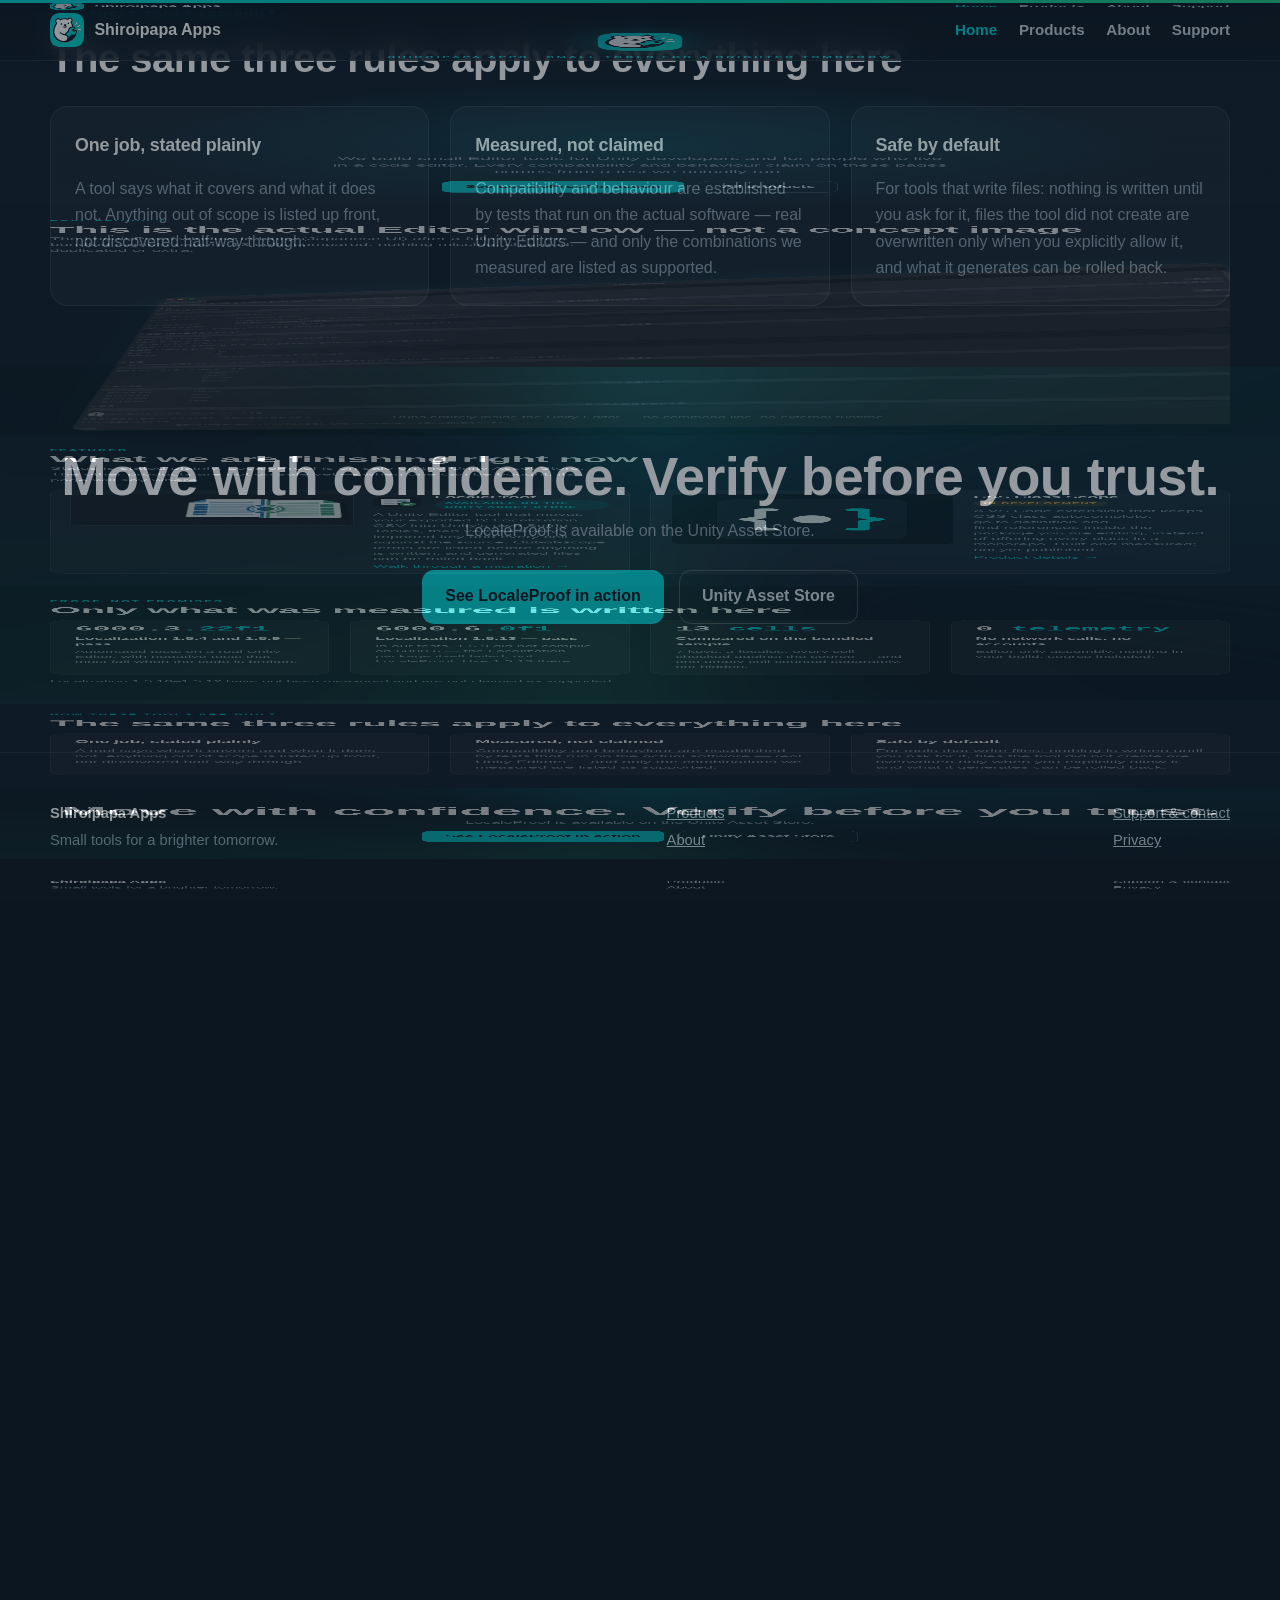
<file: index.html>
<!doctype html>
<html lang="en">
<head>
<meta charset="utf-8">
<meta name="viewport" content="width=device-width, initial-scale=1">
<title>Shiroipapa Apps — small, dependable tools for Unity and code editors</title>
<meta name="description" content="Shiroipapa Apps builds small Editor tools for Unity developers and extensions for code editors. Each tool does one job properly, and the claims are measured rather than asserted.">
<link rel="canonical" href="https://shiroipapa.github.io/">
<link rel="icon" href="/assets/img/brand/icon.svg" type="image/svg+xml">
<link rel="apple-touch-icon" href="/assets/img/brand/icon-256.png">
<meta property="og:type" content="website">
<meta property="og:site_name" content="Shiroipapa Apps">
<meta property="og:title" content="Shiroipapa Apps — small, dependable tools for Unity and code editors">
<meta property="og:description" content="Small Editor tools for Unity developers and extensions for code editors. One job each, done properly, and measured rather than claimed.">
<meta property="og:url" content="https://shiroipapa.github.io/">
<meta property="og:image" content="https://shiroipapa.github.io/assets/img/brand/og-default.png">
<meta name="twitter:card" content="summary_large_image">
<link rel="stylesheet" href="/assets/css/site.css">
<script>document.documentElement.classList.add("js", (matchMedia("(prefers-reduced-motion: reduce)").matches || /[?&]static=1/.test(location.search)) ? "no-motion" : "motion");</script>
</head>
<body>
<header class="site-header">
  <div class="wrap">
    <a class="brand" href="/"><img src="/assets/img/brand/icon.svg" alt=""><span>Shiroipapa Apps</span></a>
    <nav class="site-nav" aria-label="Main">
      <a href="/" aria-current="page">Home</a>
      <a href="/products/">Products</a>
      <a href="/about/">About</a>
      <a href="/support/">Support</a>
    </nav>
  </div>
</header>

<div class="bar-progress" aria-hidden="true"></div>

<div class="stage-hero" id="stage">
  <canvas id="lattice" aria-hidden="true"></canvas>
  <div class="fallback" aria-hidden="true"></div>
  <div class="veil" aria-hidden="true"></div>
  <div class="scan" id="scan" aria-hidden="true"></div>
  <div class="wrap">
    <img class="mark enter" src="/assets/img/brand/icon-256.png" alt="" width="84" height="84">
    <p class="tagline enter d2">Shiroipapa Apps &middot; Small tools for a brighter tomorrow</p>
    <h1 class="kinetic enter d2" id="kinetic" data-state="q" aria-label="Did everything migrate correctly? Verified. Every imported key. Every cell.">
      <span class="q" aria-hidden="true">Did everything migrate correctly?</span>
      <span class="v">Verified. <em>Every imported key. Every cell.</em></span>
    </h1>
    <p class="sub enter d3" style="color:var(--muted);max-width:58ch;margin:0.6rem auto 1.8rem;font-size:clamp(1.02rem,2vw,1.2rem)">
       We build small Editor tools for Unity developers and for people who live in a code editor.
       Every compatibility and behaviour claim on these pages
       comes from a test we actually ran.</p>
    <div class="actions enter d4" style="justify-content:center">
      <a class="btn" href="/products/localeproof/">See LocaleProof in action</a>
      <a class="btn btn-ghost" href="/products/">All products</a>
    </div>
  </div>
</div>

<section>
  <div class="wrap">
    <p class="eyebrow">Real product</p>
    <h2>This is the actual Editor window — not a concept image</h2>
    <p class="lede">The LocaleProof window in Unity (Japanese UI) after a full run on the bundled sample export:
       13 cells compared, nothing missing, changed, duplicated or extra.</p>
    <div class="float" id="float">
      <div class="tilt" id="tilt">
      <div class="win" id="win" style="position:relative">
        <img src="/assets/img/localeproof/editor-verify.png" alt="The LocaleProof window in Unity showing the four steps and a passing verification result" width="1600" height="975">
        <div class="sheen" aria-hidden="true"></div>
      </div>
      </div>
      <p class="caption">Runs entirely inside the Unity Editor — no command line, no external runtime.</p>
    </div>
  </div>
</section>

<section class="alt strip">
  <div class="wrap">
    <p class="eyebrow">Featured</p>
    <h2>What we are finishing right now</h2>
    <p class="lede">Status is stated plainly. LocaleProof is on sale on the Unity Asset Store. The other products are not on sale yet — when one can be bought,
       its page will say where.</p>
    <div class="grid">
      <article class="card card-product spot">
        <img class="media" src="/assets/img/localeproof/social.png" alt="" width="1200" height="630">
        <div>
          <div class="card-head">
            <img src="/assets/img/localeproof/icon.png" alt="LocaleProof icon">
            <div><h3 style="margin:0">LocaleProof</h3><span class="status status-soon">Available on the Unity Asset Store</span></div>
          </div>
          <p style="margin-top:.7rem">A Unity Editor tool that moves your exported I2&nbsp;Localization CSV into Unity's own
             String Tables, then verifies every imported key and every cell against the source. Out-of-scope terms
             are listed before anything is written, and generated files can be rolled back.</p>
          <p style="margin-top:.6rem"><a href="/products/localeproof/#experience">Walk through a migration &rarr;</a></p>
        </div>
      </article>
      <article class="card card-product spot">
        <img class="media" src="/assets/img/css-class-scope/icon-256.png" alt="" width="256" height="256" style="width:100%;height:auto;max-height:240px;object-fit:contain;background:#0B1219;padding:1.5rem">
        <div>
          <div class="card-head">
            <div><h3 style="margin:0">CSS Class Scope</h3><span class="status status-dev">In development</span></div>
          </div>
          <p style="margin-top:.7rem">A VS&nbsp;Code extension that keeps CSS class autocomplete, go&nbsp;to&nbsp;definition and
             find&nbsp;references inside the package you are editing, instead of offering every class in a
             monorepo. Built and measured; not yet published.</p>
          <p style="margin-top:.6rem"><a href="/products/#css-class-scope">Product details &rarr;</a></p>
        </div>
      </article>
    </div>
  </div>
</section>

<section>
  <div class="wrap">
    <p class="eyebrow">Proof, not promises</p>
    <h2>Only what was measured is written here</h2>
    <div class="grid" style="margin-top:1.6rem">
      <div class="card stat stat-text"><span class="num">6000.3<i>.22f1</i></span><b>Localization 1.5.4 and 1.5.9 — pass</b><span>Automated tests on a real Unity Editor, with negative tests that must fail when the code is broken.</span></div>
      <div class="card stat stat-text"><span class="num">6000.6<i>.0f1</i></span><b>Localization 1.5.13 — pass</b><span>In our tests, 1.5.9 did not compile on 6000.6 — the Localization package itself failed, not LocaleProof. Use 1.5.13 there.</span></div>
      <div class="card stat" data-n="13" style="--n:13"><span class="num"><i> cells</i></span><b>Compared on the bundled sample</b><span>7 keys, 2 locales, every cell checked against the source — and one empty cell counted separately, not hidden.</span></div>
      <div class="card stat" data-n="0"><span class="num"><i> telemetry</i></span><b>No network calls, no accounts</b><span>Editor-only assembly, nothing in your build, source included.</span></div>
    </div>
    <p class="fine" style="margin-top:1.2rem">Localization 1.5.10–1.5.12 have not been measured and are not claimed as supported.</p>
  </div>
</section>

<section class="alt">
  <div class="wrap">
    <p class="eyebrow">How these tools are built</p>
    <h2>The same three rules apply to everything here</h2>
    <div class="grid" style="margin-top:1.6rem">
      <article class="card spot"><h3>One job, stated plainly</h3><p>A tool says what it covers and what it does not. Anything out of scope is listed up front, not discovered half-way through.</p></article>
      <article class="card spot"><h3>Measured, not claimed</h3><p>Compatibility and behaviour are established by tests that run on the actual software — real Unity Editors — and only the combinations we measured are listed as supported.</p></article>
      <article class="card spot"><h3>Safe by default</h3><p>For tools that write files: nothing is written until you ask for it, files the tool did not create are overwritten only when you explicitly allow it, and what it generates can be rolled back.</p></article>
    </div>
  </div>
</section>

<div class="aurora">
  <div class="wrap">
    <h2>Move with confidence. Verify before you trust.</h2>
    <p>LocaleProof is available on the Unity Asset Store.</p>
    <div class="actions" style="justify-content:center"><a class="btn" href="/products/localeproof/">See LocaleProof in action</a> <a class="btn btn-ghost" href="https://assetstore.unity.com/packages/tools/localization/localeproof-localization-csv-migration-with-full-cell-verificati-408230">Unity Asset Store</a></div>
  </div>
</div>

<script>
(function () {
  var root = document.documentElement;
  var reduced = root.classList.contains('no-motion');

  /* ---------- 1. kinetic headline: question -> verdict, via the View Transitions API ---------- */
  var kinetic = document.getElementById('kinetic');
  function verdict() {
    var go = function () { kinetic.setAttribute('data-state', 'v'); };
    // 背景タブなど、表示されていない間は View Transition が InvalidStateError で中断される。
    // そのときは切り替えだけ行い、中断の Promise は握りつぶす（コンソールに未処理エラーを出さない）。
    if (!document.startViewTransition || document.hidden) { go(); return; }
    var vt = document.startViewTransition(go);
    var quiet = function () {};
    vt.ready.catch(quiet); vt.finished.catch(quiet); if (vt.updateCallbackDone) vt.updateCallbackDone.catch(quiet);
  }
  if (reduced) { kinetic.setAttribute('data-state', 'v'); }
  else {
    setTimeout(function () { document.getElementById('scan').classList.add('run'); }, 1500);
    setTimeout(verdict, 2300);
  }

  /* ---------- 2. WebGL2 "verification lattice" behind the hero ---------- */
  var canvas = document.getElementById('lattice');
  var gl = !reduced && canvas.getContext('webgl2', { antialias: false, alpha: true, powerPreference: 'low-power' });
  if (gl) {
    var vs = '#version 300 es\nin vec2 p; void main(){ gl_Position = vec4(p,0.,1.); }';
    var fs = '#version 300 es\nprecision highp float; out vec4 o; uniform vec2 R; uniform float T; uniform vec2 M; uniform float V;\n' +
      'float h(vec2 q){ return fract(sin(dot(q, vec2(127.1, 311.7))) * 43758.5453); }\n' +
      'void main(){\n' +
      '  vec2 uv = (gl_FragCoord.xy - 0.5 * R) / R.y;\n' +
      '  uv.x += (M.x - 0.5) * 0.06; \n' +
      '  float horizon = 0.12 + (M.y - 0.5) * 0.04;\n' +
      '  float y = horizon - uv.y;               // distance below the horizon\n' +
      '  vec3 col = vec3(0.043, 0.086, 0.129);   // ink\n' +
      '  if (y > 0.002) {\n' +
      '    float z = 0.9 / y;                     // perspective depth\n' +
      '    vec2 g = vec2(uv.x * z, z + T * 0.9);  // floor coordinates, moving toward the viewer\n' +
      '    vec2 cell = floor(g * 1.6);\n' +
      '    vec2 f = fract(g * 1.6);\n' +
      '    float line = smoothstep(0.06, 0.0, min(min(f.x, 1.0 - f.x), min(f.y, 1.0 - f.y)) * 1.0);\n' +
      '    float fade = exp(-y * 4.5) ;           // near = bright, far = dim\n' +
      '    float rnd = h(cell);\n' +
      '    float wave = smoothstep(0.35, 0.0, abs(fract(cell.y * 0.05 - T * 0.12 + rnd * 0.15) - 0.5));\n' +
      '    float lit = step(0.55, rnd) * wave * V;\n' +
      '    vec3 teal = vec3(0.0, 0.81, 0.8); vec3 green = vec3(0.21, 0.77, 0.56);\n' +
      '    vec3 cellcol = mix(teal, green, step(0.8, rnd));\n' +
      '    col += line * fade * vec3(0.10, 0.22, 0.26) * 1.6;\n' +
      '    col += (1.0 - line) * lit * fade * cellcol * 0.85;\n' +
      '    col += lit * fade * cellcol * 0.25;   // bloom-ish\n' +
      '  }\n' +
      '  float glow = exp(-abs(uv.y - horizon) * 18.0) * 0.35;\n' +
      '  col += glow * vec3(0.0, 0.81, 0.8) * V;\n' +
      '  float vig = smoothstep(1.3, 0.35, length(uv * vec2(0.75, 1.0)));\n' +
      '  col = mix(vec3(0.043, 0.086, 0.129), col, vig);\n' +
      '  o = vec4(col, 1.0);\n' +
      '}';
    function sh(type, src) { var s = gl.createShader(type); gl.shaderSource(s, src); gl.compileShader(s); return s; }
    var prog = gl.createProgram(); gl.attachShader(prog, sh(gl.VERTEX_SHADER, vs)); gl.attachShader(prog, sh(gl.FRAGMENT_SHADER, fs)); gl.linkProgram(prog);
    if (gl.getProgramParameter(prog, gl.LINK_STATUS)) {
      gl.useProgram(prog);
      var buf = gl.createBuffer(); gl.bindBuffer(gl.ARRAY_BUFFER, buf);
      gl.bufferData(gl.ARRAY_BUFFER, new Float32Array([-1,-1, 3,-1, -1,3]), gl.STATIC_DRAW);
      var loc = gl.getAttribLocation(prog, 'p'); gl.enableVertexAttribArray(loc); gl.vertexAttribPointer(loc, 2, gl.FLOAT, false, 0, 0);
      var uR = gl.getUniformLocation(prog, 'R'), uT = gl.getUniformLocation(prog, 'T'), uM = gl.getUniformLocation(prog, 'M'), uV = gl.getUniformLocation(prog, 'V');
      var mx = 0.5, my = 0.5, tx = 0.5, ty = 0.5, running = true, t0 = performance.now();
      function size() { var d = Math.min(devicePixelRatio || 1, 1.5); canvas.width = canvas.clientWidth * d; canvas.height = canvas.clientHeight * d; gl.viewport(0, 0, canvas.width, canvas.height); }
      size(); addEventListener('resize', size);
      document.getElementById('stage').addEventListener('pointermove', function (e) { tx = e.clientX / innerWidth; ty = 1 - e.clientY / innerHeight; });
      document.addEventListener('visibilitychange', function () { running = !document.hidden; if (running) requestAnimationFrame(frame); });
      var stageVisible = true;
      new IntersectionObserver(function (es) { stageVisible = es[0].isIntersecting; if (stageVisible) requestAnimationFrame(frame); }).observe(canvas);
      function frame(now) {
        if (!running || !stageVisible) return;
        mx += (tx - mx) * 0.06; my += (ty - my) * 0.06;
        var t = (now - t0) / 1000;
        var v = Math.min(1, Math.max(0, (t - 2.2) / 1.2));   // the lattice "lights up" as the verdict lands
        gl.uniform2f(uR, canvas.width, canvas.height); gl.uniform1f(uT, t); gl.uniform2f(uM, mx, my); gl.uniform1f(uV, v);
        gl.drawArrays(gl.TRIANGLES, 0, 3);
        requestAnimationFrame(frame);
      }
      requestAnimationFrame(frame);
      canvas.style.opacity = '1';
    } else { canvas.remove(); }
  } else { canvas.remove(); }

  /* ---------- 3. the real window follows the pointer in 3D ---------- */
  var fl = document.getElementById('float'), win = document.getElementById('win'), tilt = document.getElementById('tilt');
  if (fl && !reduced && matchMedia('(pointer: fine)').matches) {
    fl.addEventListener('pointermove', function (e) {
      var r = fl.getBoundingClientRect();
      var x = (e.clientX - r.left) / r.width - 0.5, y = (e.clientY - r.top) / r.height - 0.5;
      tilt.style.setProperty('--py', (x * 8).toFixed(2) + 'deg');
      tilt.style.setProperty('--px', (-y * 6).toFixed(2) + 'deg');
      win.querySelector('.sheen').style.setProperty('--sx', (x * 80).toFixed(0) + '%');
    });
    fl.addEventListener('pointerleave', function () { tilt.style.setProperty('--px', '0deg'); tilt.style.setProperty('--py', '0deg'); });
  }

  /* ---------- 4. spotlight cards ---------- */
  document.querySelectorAll('.spot').forEach(function (el) {
    el.addEventListener('pointermove', function (e) {
      var r = el.getBoundingClientRect();
      el.style.setProperty('--mx', ((e.clientX - r.left) / r.width * 100).toFixed(1) + '%');
      el.style.setProperty('--my', ((e.clientY - r.top) / r.height * 100).toFixed(1) + '%');
    });
  });

  /* ---------- 5. numbers counted with CSS (@property --n) once in view ---------- */
  var stats = document.querySelectorAll('.stat[data-n]');
  function arm(el) { el.classList.add('is-in'); requestAnimationFrame(function () { el.style.setProperty('--n', el.getAttribute('data-n')); }); }
  if (reduced || !('IntersectionObserver' in window)) { stats.forEach(function (el) { el.style.setProperty('--n', el.getAttribute('data-n')); }); }
  else {
    var io = new IntersectionObserver(function (es) { es.forEach(function (e) { if (e.isIntersecting) { arm(e.target); io.unobserve(e.target); } }); }, { threshold: 0.35 });
    stats.forEach(function (el) { el.style.setProperty('--n', 0); io.observe(el); });
  }
})();
</script>

<footer class="site-footer">
  <div class="wrap cols">
    <div>
      <p><strong style="color:#fff">Shiroipapa Apps</strong></p>
      <p>Small tools for a brighter tomorrow.</p>
    </div>
    <div>
      <p><a href="/products/">Products</a></p>
      <p><a href="/about/">About</a></p>
    </div>
    <div>
      <p><a href="/support/">Support &amp; contact</a></p>
      <p><a href="/privacy/">Privacy</a></p>
    </div>
  </div>
</footer>
</body>
</html>
</file>
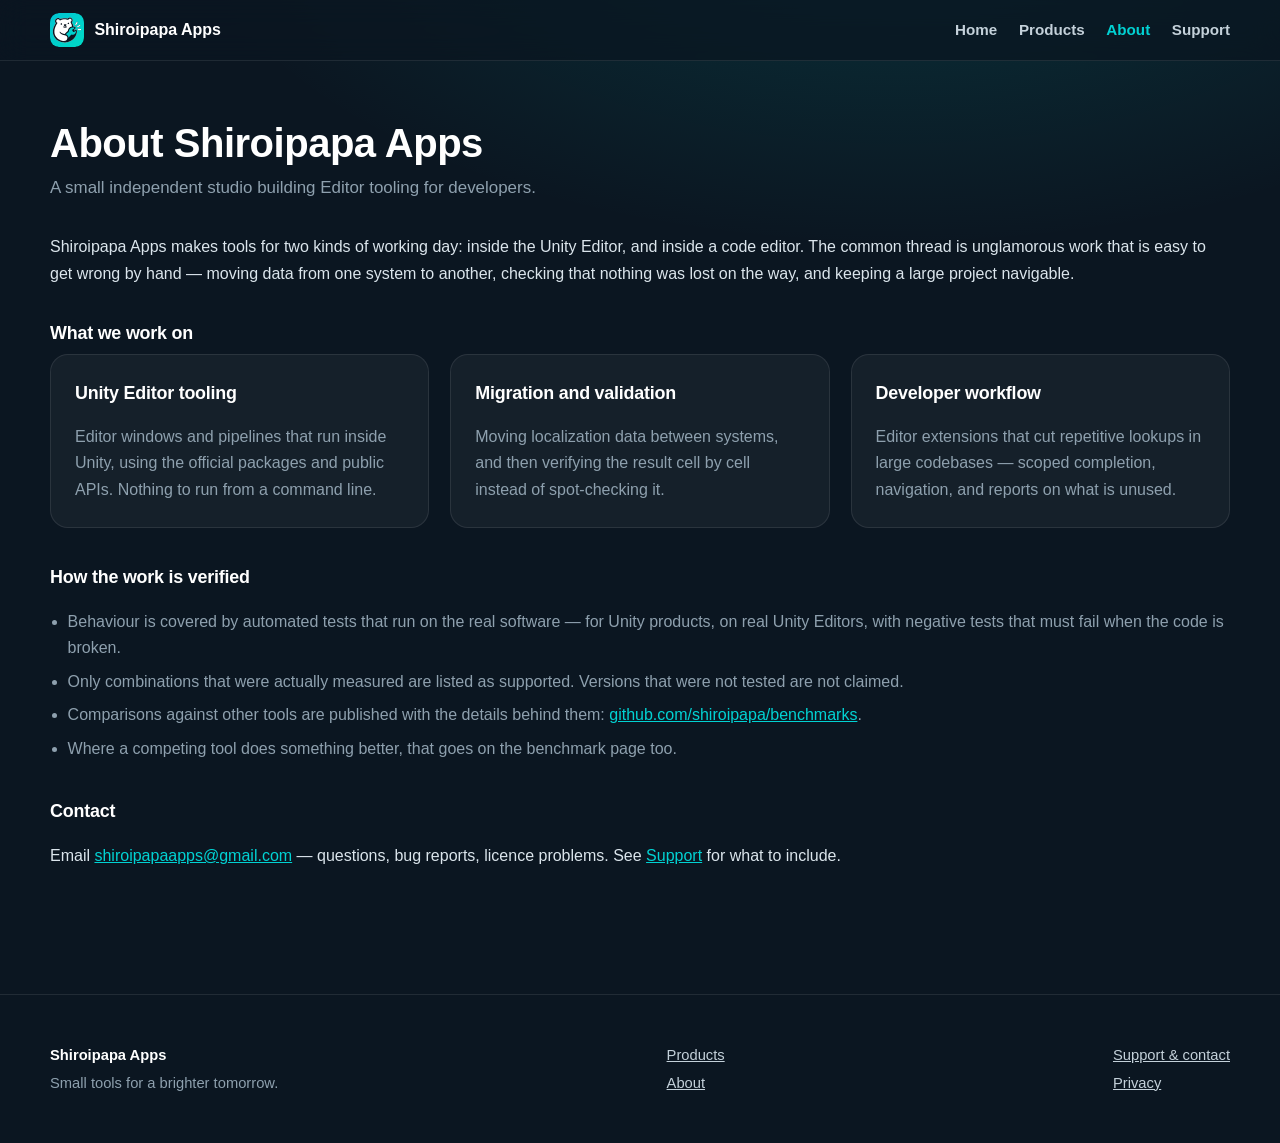
<file: about/index.html>
<!doctype html>
<html lang="en">
<head>
<meta charset="utf-8">
<meta name="viewport" content="width=device-width, initial-scale=1">
<title>About — Shiroipapa Apps</title>
<meta name="description" content="Shiroipapa Apps builds Unity Editor tooling and developer-workflow extensions: data migration, verification of what actually landed, and navigation in large codebases.">
<link rel="canonical" href="https://shiroipapa.github.io/about/">
<link rel="icon" href="/assets/img/brand/icon.svg" type="image/svg+xml">
<link rel="apple-touch-icon" href="/assets/img/brand/icon-256.png">
<meta property="og:type" content="website">
<meta property="og:site_name" content="Shiroipapa Apps">
<meta property="og:title" content="About — Shiroipapa Apps">
<meta property="og:description" content="Shiroipapa Apps builds Unity Editor tooling and developer-workflow extensions: data migration, verification of what actually landed, and navigation in large codebases.">
<meta property="og:url" content="https://shiroipapa.github.io/about/">
<meta property="og:image" content="https://shiroipapa.github.io/assets/img/brand/og-default.png">
<meta name="twitter:card" content="summary_large_image">
<link rel="stylesheet" href="/assets/css/site.css">
<script>document.documentElement.classList.add("js", (matchMedia("(prefers-reduced-motion: reduce)").matches || /[?&]static=1/.test(location.search)) ? "no-motion" : "motion");</script>
</head>
<body>
<header class="site-header">
  <div class="wrap">
    <a class="brand" href="/"><img src="/assets/img/brand/icon.svg" alt=""><span>Shiroipapa Apps</span></a>
    <nav class="site-nav" aria-label="Main">
      <a href="/">Home</a>
      <a href="/products/">Products</a>
      <a href="/about/" aria-current="page">About</a>
      <a href="/support/">Support</a>
    </nav>
  </div>
</header>

<section>
  <div class="wrap">
    <h2>About Shiroipapa Apps</h2>
    <p class="lede">A small independent studio building Editor tooling for developers.</p>

    <p>Shiroipapa Apps makes tools for two kinds of working day: inside the Unity Editor, and
       inside a code editor. The common thread is unglamorous work that is easy to get wrong by
       hand — moving data from one system to another, checking that nothing was lost on the way,
       and keeping a large project navigable.</p>

    <h3 style="margin-top:2rem">What we work on</h3>
    <div class="grid">
      <article class="card">
        <h3>Unity Editor tooling</h3>
        <p>Editor windows and pipelines that run inside Unity, using the official packages and
           public APIs. Nothing to run from a command line.</p>
      </article>
      <article class="card">
        <h3>Migration and validation</h3>
        <p>Moving localization data between systems, and then verifying the result
           cell by cell instead of spot-checking it.</p>
      </article>
      <article class="card">
        <h3>Developer workflow</h3>
        <p>Editor extensions that cut repetitive lookups in large codebases — scoped
           completion, navigation, and reports on what is unused.</p>
      </article>
    </div>

    <h3 style="margin-top:2.2rem">How the work is verified</h3>
    <ul class="plain">
      <li>Behaviour is covered by automated tests that run on the real software — for Unity
          products, on real Unity Editors, with negative tests that must fail when the code is
          broken.</li>
      <li>Only combinations that were actually measured are listed as supported. Versions that
          were not tested are not claimed.</li>
      <li>Comparisons against other tools are published with the details behind
          them: <a href="https://github.com/shiroipapa/benchmarks">github.com/shiroipapa/benchmarks</a>.</li>
      <li>Where a competing tool does something better, that goes on the benchmark page too.</li>
    </ul>

    <h3 style="margin-top:2.2rem">Contact</h3>
    <p>Email <a href="mailto:shiroipapaapps@gmail.com">shiroipapaapps@gmail.com</a> — questions,
       bug reports, licence problems. See <a href="/support/">Support</a> for what to include.</p>
  </div>
</section>
<footer class="site-footer">
  <div class="wrap cols">
    <div>
      <p><strong style="color:#fff">Shiroipapa Apps</strong></p>
      <p>Small tools for a brighter tomorrow.</p>
    </div>
    <div>
      <p><a href="/products/">Products</a></p>
      <p><a href="/about/">About</a></p>
    </div>
    <div>
      <p><a href="/support/">Support &amp; contact</a></p>
      <p><a href="/privacy/">Privacy</a></p>
    </div>
  </div>
</footer>
</body>
</html>
</file>
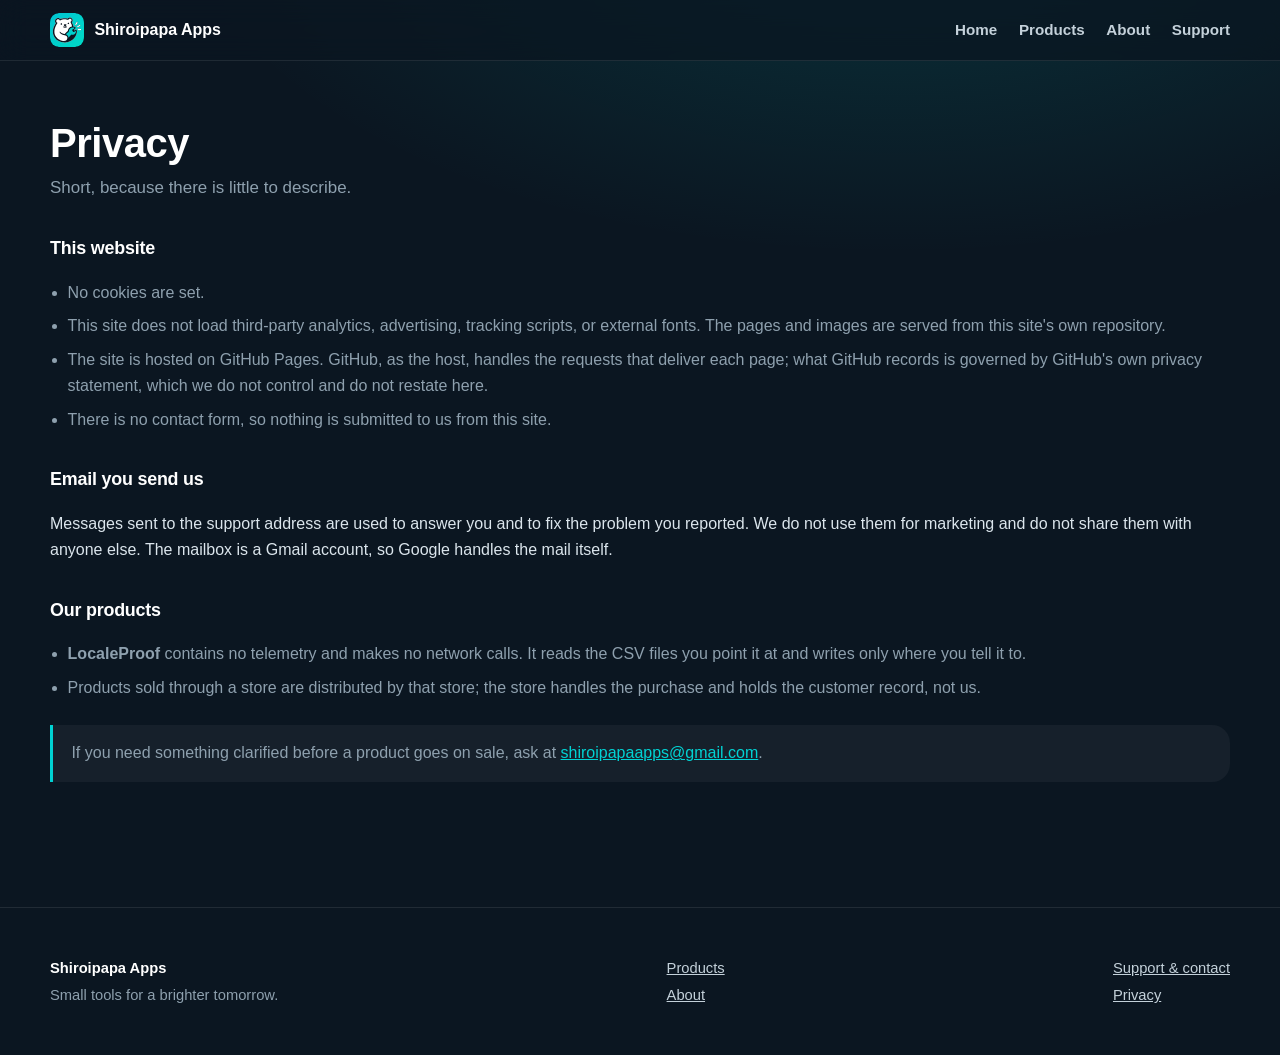
<file: privacy/index.html>
<!doctype html>
<html lang="en">
<head>
<meta charset="utf-8">
<meta name="viewport" content="width=device-width, initial-scale=1">
<title>Privacy — Shiroipapa Apps</title>
<meta name="description" content="This site sets no cookies and loads no third-party analytics, advertising, tracking scripts or external fonts. It is hosted on GitHub Pages.">
<link rel="canonical" href="https://shiroipapa.github.io/privacy/">
<link rel="icon" href="/assets/img/brand/icon.svg" type="image/svg+xml">
<link rel="apple-touch-icon" href="/assets/img/brand/icon-256.png">
<meta property="og:type" content="website">
<meta property="og:site_name" content="Shiroipapa Apps">
<meta property="og:title" content="Privacy — Shiroipapa Apps">
<meta property="og:description" content="This site sets no cookies and loads no third-party analytics, advertising, tracking scripts or external fonts. It is hosted on GitHub Pages.">
<meta property="og:url" content="https://shiroipapa.github.io/privacy/">
<meta property="og:image" content="https://shiroipapa.github.io/assets/img/brand/og-default.png">
<meta name="twitter:card" content="summary_large_image">
<link rel="stylesheet" href="/assets/css/site.css">
<script>document.documentElement.classList.add("js", (matchMedia("(prefers-reduced-motion: reduce)").matches || /[?&]static=1/.test(location.search)) ? "no-motion" : "motion");</script>
</head>
<body>
<header class="site-header">
  <div class="wrap">
    <a class="brand" href="/"><img src="/assets/img/brand/icon.svg" alt=""><span>Shiroipapa Apps</span></a>
    <nav class="site-nav" aria-label="Main">
      <a href="/">Home</a>
      <a href="/products/">Products</a>
      <a href="/about/">About</a>
      <a href="/support/">Support</a>
    </nav>
  </div>
</header>

<section>
  <div class="wrap">
    <h2>Privacy</h2>
    <p class="lede">Short, because there is little to describe.</p>

    <h3>This website</h3>
    <ul class="plain">
      <li>No cookies are set.</li>
      <li>This site does not load third-party analytics, advertising, tracking scripts, or
          external fonts. The pages and images are served from this site's own repository.</li>
      <li>The site is hosted on GitHub Pages. GitHub, as the host, handles the requests that deliver
          each page; what GitHub records is governed by GitHub's own privacy statement, which we do
          not control and do not restate here.</li>
      <li>There is no contact form, so nothing is submitted to us from this site.</li>
    </ul>

    <h3 style="margin-top:2rem">Email you send us</h3>
    <p>Messages sent to the support address are used to answer you and to fix the problem you
       reported. We do not use them for marketing and do not share them with anyone else. The mailbox is a Gmail account, so Google handles the mail itself.</p>

    <h3 style="margin-top:2rem">Our products</h3>
    <ul class="plain">
      <li><strong>LocaleProof</strong> contains no telemetry and makes no network calls. It reads
          the CSV files you point it at and writes only where you tell it to.</li>
      <li>Products sold through a store are distributed by that store; the store handles the
          purchase and holds the customer record, not us.</li>
    </ul>

    <p class="note" style="margin-top:1.5rem">If you need something clarified before a product
       goes on sale, ask at <a href="mailto:shiroipapaapps@gmail.com">shiroipapaapps@gmail.com</a>.</p>
  </div>
</section>
<footer class="site-footer">
  <div class="wrap cols">
    <div>
      <p><strong style="color:#fff">Shiroipapa Apps</strong></p>
      <p>Small tools for a brighter tomorrow.</p>
    </div>
    <div>
      <p><a href="/products/">Products</a></p>
      <p><a href="/about/">About</a></p>
    </div>
    <div>
      <p><a href="/support/">Support &amp; contact</a></p>
      <p><a href="/privacy/">Privacy</a></p>
    </div>
  </div>
</footer>
</body>
</html>
</file>
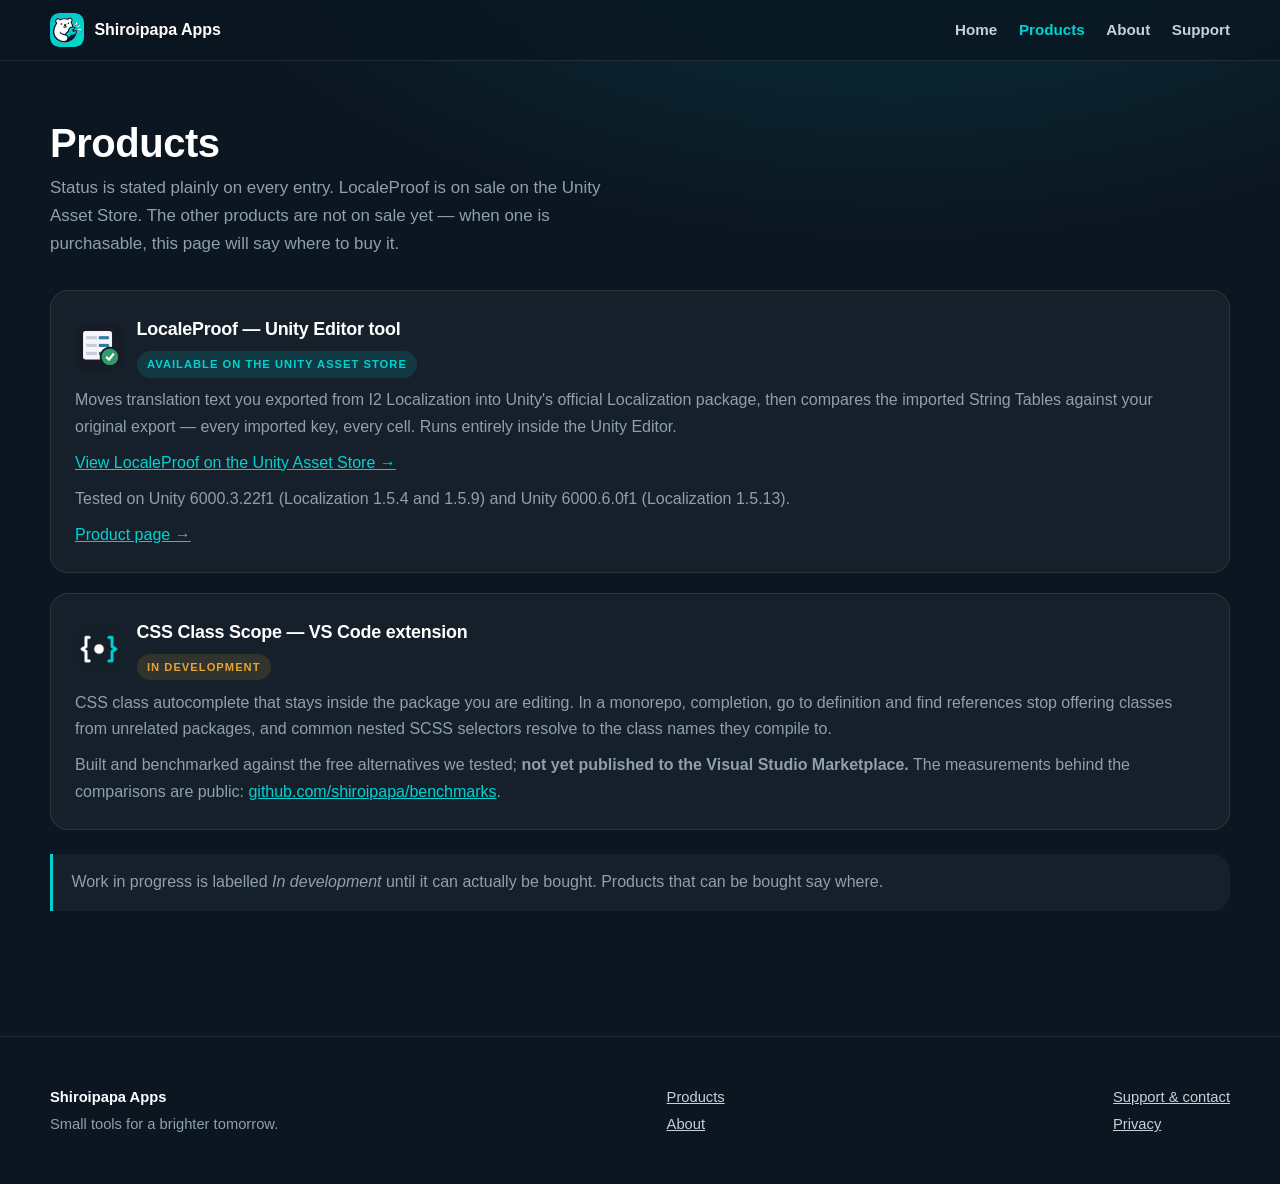
<file: products/index.html>
<!doctype html>
<html lang="en">
<head>
<meta charset="utf-8">
<meta name="viewport" content="width=device-width, initial-scale=1">
<title>Products — Shiroipapa Apps</title>
<meta name="description" content="Unity Editor tools and code-editor extensions from Shiroipapa Apps. Current status of each product, stated plainly: in development, or available in a store.">
<link rel="canonical" href="https://shiroipapa.github.io/products/">
<link rel="icon" href="/assets/img/brand/icon.svg" type="image/svg+xml">
<link rel="apple-touch-icon" href="/assets/img/brand/icon-256.png">
<meta property="og:type" content="website">
<meta property="og:site_name" content="Shiroipapa Apps">
<meta property="og:title" content="Products — Shiroipapa Apps">
<meta property="og:description" content="Unity Editor tools and code-editor extensions from Shiroipapa Apps. Current status of each product, stated plainly: in development, or available in a store.">
<meta property="og:url" content="https://shiroipapa.github.io/products/">
<meta property="og:image" content="https://shiroipapa.github.io/assets/img/brand/og-default.png">
<meta name="twitter:card" content="summary_large_image">
<link rel="stylesheet" href="/assets/css/site.css">
<script>document.documentElement.classList.add("js", (matchMedia("(prefers-reduced-motion: reduce)").matches || /[?&]static=1/.test(location.search)) ? "no-motion" : "motion");</script>
</head>
<body>
<header class="site-header">
  <div class="wrap">
    <a class="brand" href="/"><img src="/assets/img/brand/icon.svg" alt=""><span>Shiroipapa Apps</span></a>
    <nav class="site-nav" aria-label="Main">
      <a href="/">Home</a>
      <a href="/products/" aria-current="page">Products</a>
      <a href="/about/">About</a>
      <a href="/support/">Support</a>
    </nav>
  </div>
</header>

<section>
  <div class="wrap">
    <h2>Products</h2>
    <p class="lede">Status is stated plainly on every entry. LocaleProof is on sale on the Unity Asset Store.
       The other products are not on sale yet — when one is purchasable, this page will say where to buy it.</p>

    <article class="card" id="localeproof" style="margin-bottom:1.25rem">
      <div class="card-head">
        <img src="/assets/img/localeproof/icon.png" alt="LocaleProof icon">
        <div>
          <h3>LocaleProof — Unity Editor tool</h3>
          <span class="status status-soon">Available on the Unity Asset Store</span>
        </div>
      </div>
      <p>Moves translation text you exported from I2&nbsp;Localization into Unity's official
         Localization package, then compares the imported String Tables against your original
         export — every imported key, every cell. Runs entirely inside the Unity Editor.</p>
      <p><a href="https://assetstore.unity.com/packages/tools/localization/localeproof-localization-csv-migration-with-full-cell-verificati-408230">View LocaleProof on the Unity Asset Store &rarr;</a></p>
      <p>Tested on Unity 6000.3.22f1 (Localization 1.5.4 and 1.5.9) and Unity 6000.6.0f1
         (Localization 1.5.13).</p>
      <p><a href="/products/localeproof/">Product page &rarr;</a></p>
    </article>

    <article class="card" id="css-class-scope">
      <div class="card-head">
        <img src="/assets/img/css-class-scope/icon-256.png" alt="CSS Class Scope icon">
        <div>
          <h3>CSS Class Scope — VS Code extension</h3>
          <span class="status status-dev">In development</span>
        </div>
      </div>
      <p>CSS class autocomplete that stays inside the package you are editing. In a monorepo,
         completion, go&nbsp;to&nbsp;definition and find&nbsp;references stop offering classes from
         unrelated packages, and common nested SCSS selectors resolve to the class names they
         compile to.</p>
      <p>Built and benchmarked against the free alternatives we tested; <strong>not yet published
         to the Visual Studio Marketplace.</strong> The measurements behind the comparisons are
         public: <a href="https://github.com/shiroipapa/benchmarks">github.com/shiroipapa/benchmarks</a>.</p>
    </article>

    <p class="note" style="margin-top:1.5rem">Work in progress is labelled
       <em>In development</em> until it can actually be bought. Products that can be bought
       say where.</p>
  </div>
</section>
<footer class="site-footer">
  <div class="wrap cols">
    <div>
      <p><strong style="color:#fff">Shiroipapa Apps</strong></p>
      <p>Small tools for a brighter tomorrow.</p>
    </div>
    <div>
      <p><a href="/products/">Products</a></p>
      <p><a href="/about/">About</a></p>
    </div>
    <div>
      <p><a href="/support/">Support &amp; contact</a></p>
      <p><a href="/privacy/">Privacy</a></p>
    </div>
  </div>
</footer>
</body>
</html>
</file>
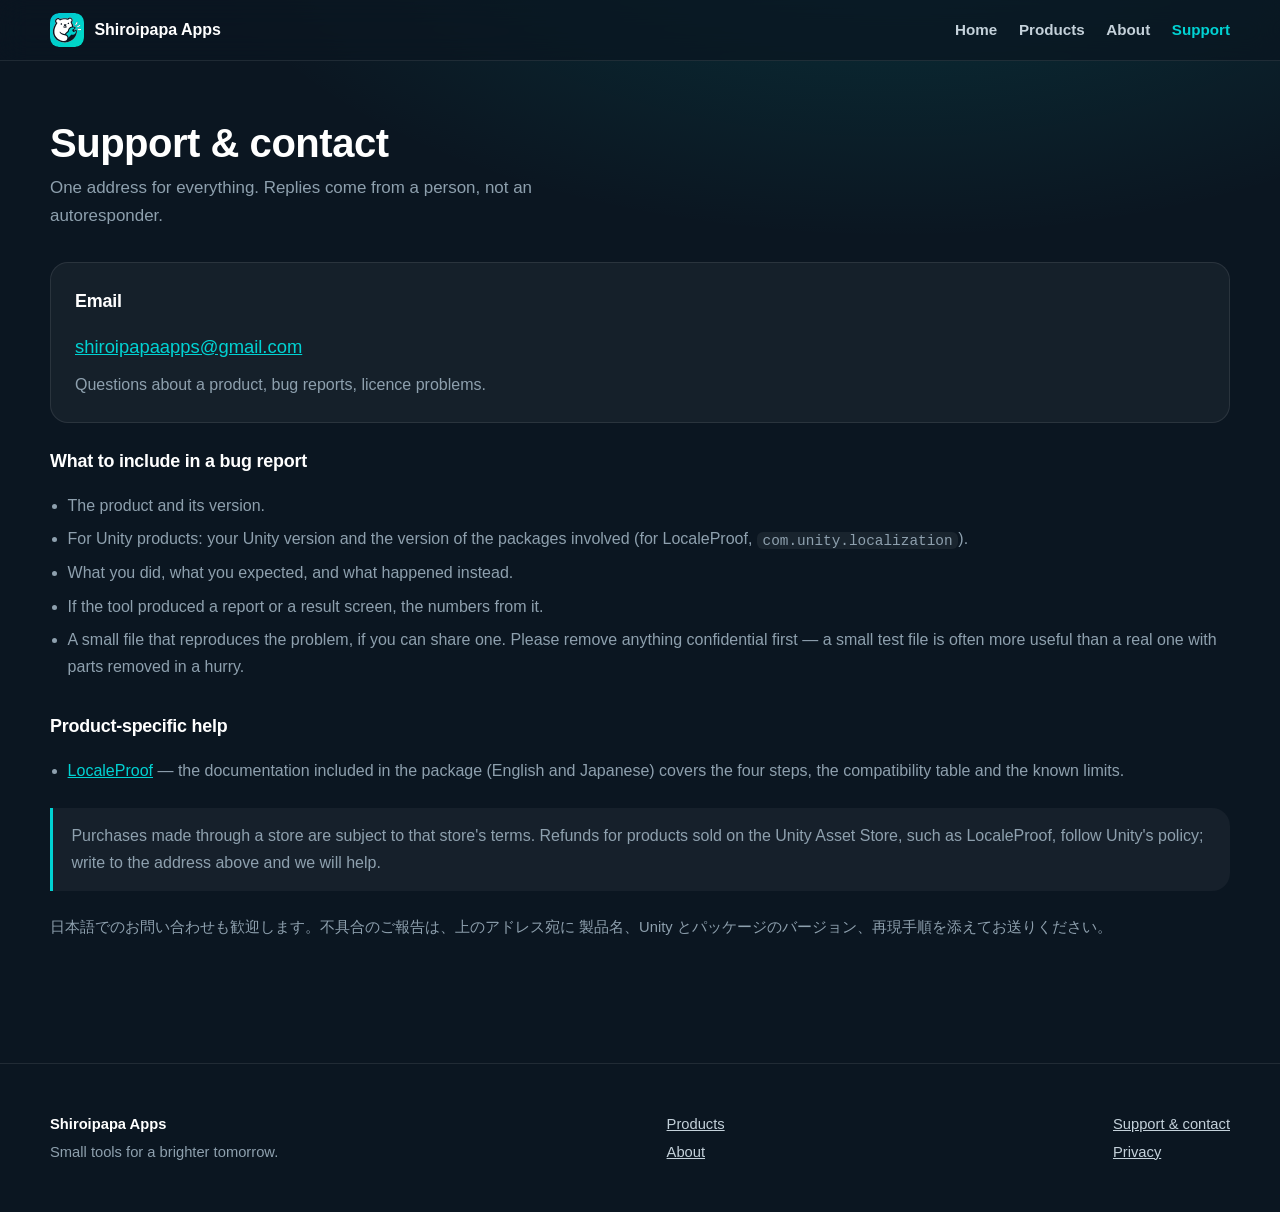
<file: support/index.html>
<!doctype html>
<html lang="en">
<head>
<meta charset="utf-8">
<meta name="viewport" content="width=device-width, initial-scale=1">
<title>Support and contact — Shiroipapa Apps</title>
<meta name="description" content="How to reach Shiroipapa Apps about a product: the support email, what to include in a bug report, and where product-specific help lives.">
<link rel="canonical" href="https://shiroipapa.github.io/support/">
<link rel="icon" href="/assets/img/brand/icon.svg" type="image/svg+xml">
<link rel="apple-touch-icon" href="/assets/img/brand/icon-256.png">
<meta property="og:type" content="website">
<meta property="og:site_name" content="Shiroipapa Apps">
<meta property="og:title" content="Support and contact — Shiroipapa Apps">
<meta property="og:description" content="How to reach Shiroipapa Apps about a product: the support email, what to include in a bug report, and where product-specific help lives.">
<meta property="og:url" content="https://shiroipapa.github.io/support/">
<meta property="og:image" content="https://shiroipapa.github.io/assets/img/brand/og-default.png">
<meta name="twitter:card" content="summary_large_image">
<link rel="stylesheet" href="/assets/css/site.css">
<script>document.documentElement.classList.add("js", (matchMedia("(prefers-reduced-motion: reduce)").matches || /[?&]static=1/.test(location.search)) ? "no-motion" : "motion");</script>
</head>
<body>
<header class="site-header">
  <div class="wrap">
    <a class="brand" href="/"><img src="/assets/img/brand/icon.svg" alt=""><span>Shiroipapa Apps</span></a>
    <nav class="site-nav" aria-label="Main">
      <a href="/">Home</a>
      <a href="/products/">Products</a>
      <a href="/about/">About</a>
      <a href="/support/" aria-current="page">Support</a>
    </nav>
  </div>
</header>

<section>
  <div class="wrap">
    <h2>Support &amp; contact</h2>
    <p class="lede">One address for everything. Replies come from a person, not an autoresponder.</p>

    <article class="card" style="margin-bottom:1.5rem">
      <h3>Email</h3>
      <p style="font-size:1.15rem"><a href="mailto:shiroipapaapps@gmail.com">shiroipapaapps@gmail.com</a></p>
      <p>Questions about a product, bug reports, licence problems.</p>
    </article>

    <h3>What to include in a bug report</h3>
    <ul class="plain">
      <li>The product and its version.</li>
      <li>For Unity products: your Unity version and the version of the packages involved
          (for LocaleProof, <code>com.unity.localization</code>).</li>
      <li>What you did, what you expected, and what happened instead.</li>
      <li>If the tool produced a report or a result screen, the numbers from it.</li>
      <li>A small file that reproduces the problem, if you can share one. Please remove anything
          confidential first — a small test file is often more useful than a real one with parts removed
          in a hurry.</li>
    </ul>

    <h3 style="margin-top:2rem">Product-specific help</h3>
    <ul class="plain">
      <li><a href="/products/localeproof/">LocaleProof</a> — the documentation included in the
          package (English and Japanese) covers the four steps, the compatibility table and the
          known limits.</li>
    </ul>

    <p class="note" style="margin-top:1.5rem">Purchases made through a store are subject to that
       store's terms. Refunds for products sold on the Unity Asset Store, such as LocaleProof, follow
       Unity's policy; write to the address above and we will help.</p>

    <p class="ja" style="margin-top:1.5rem">日本語でのお問い合わせも歓迎します。不具合のご報告は、上のアドレス宛に
       製品名、Unity とパッケージのバージョン、再現手順を添えてお送りください。</p>
  </div>
</section>
<footer class="site-footer">
  <div class="wrap cols">
    <div>
      <p><strong style="color:#fff">Shiroipapa Apps</strong></p>
      <p>Small tools for a brighter tomorrow.</p>
    </div>
    <div>
      <p><a href="/products/">Products</a></p>
      <p><a href="/about/">About</a></p>
    </div>
    <div>
      <p><a href="/support/">Support &amp; contact</a></p>
      <p><a href="/privacy/">Privacy</a></p>
    </div>
  </div>
</footer>
</body>
</html>
</file>
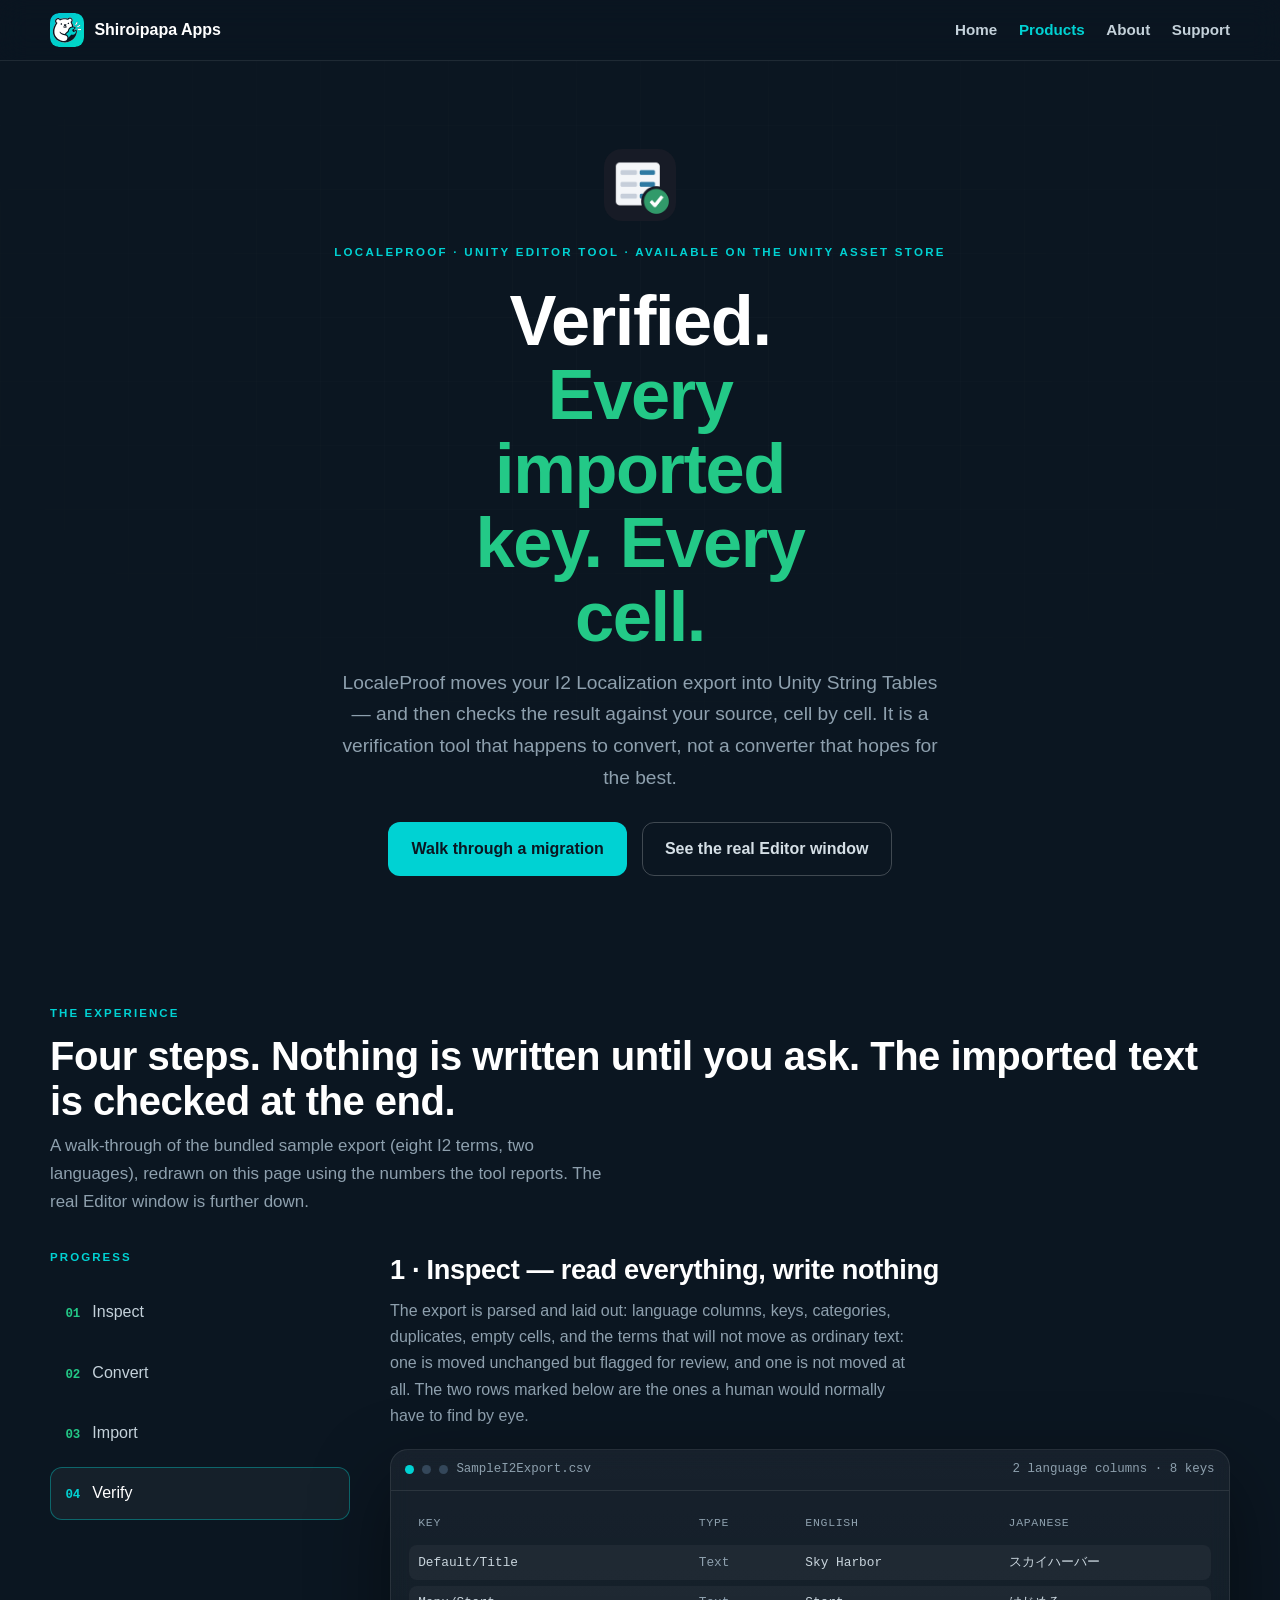
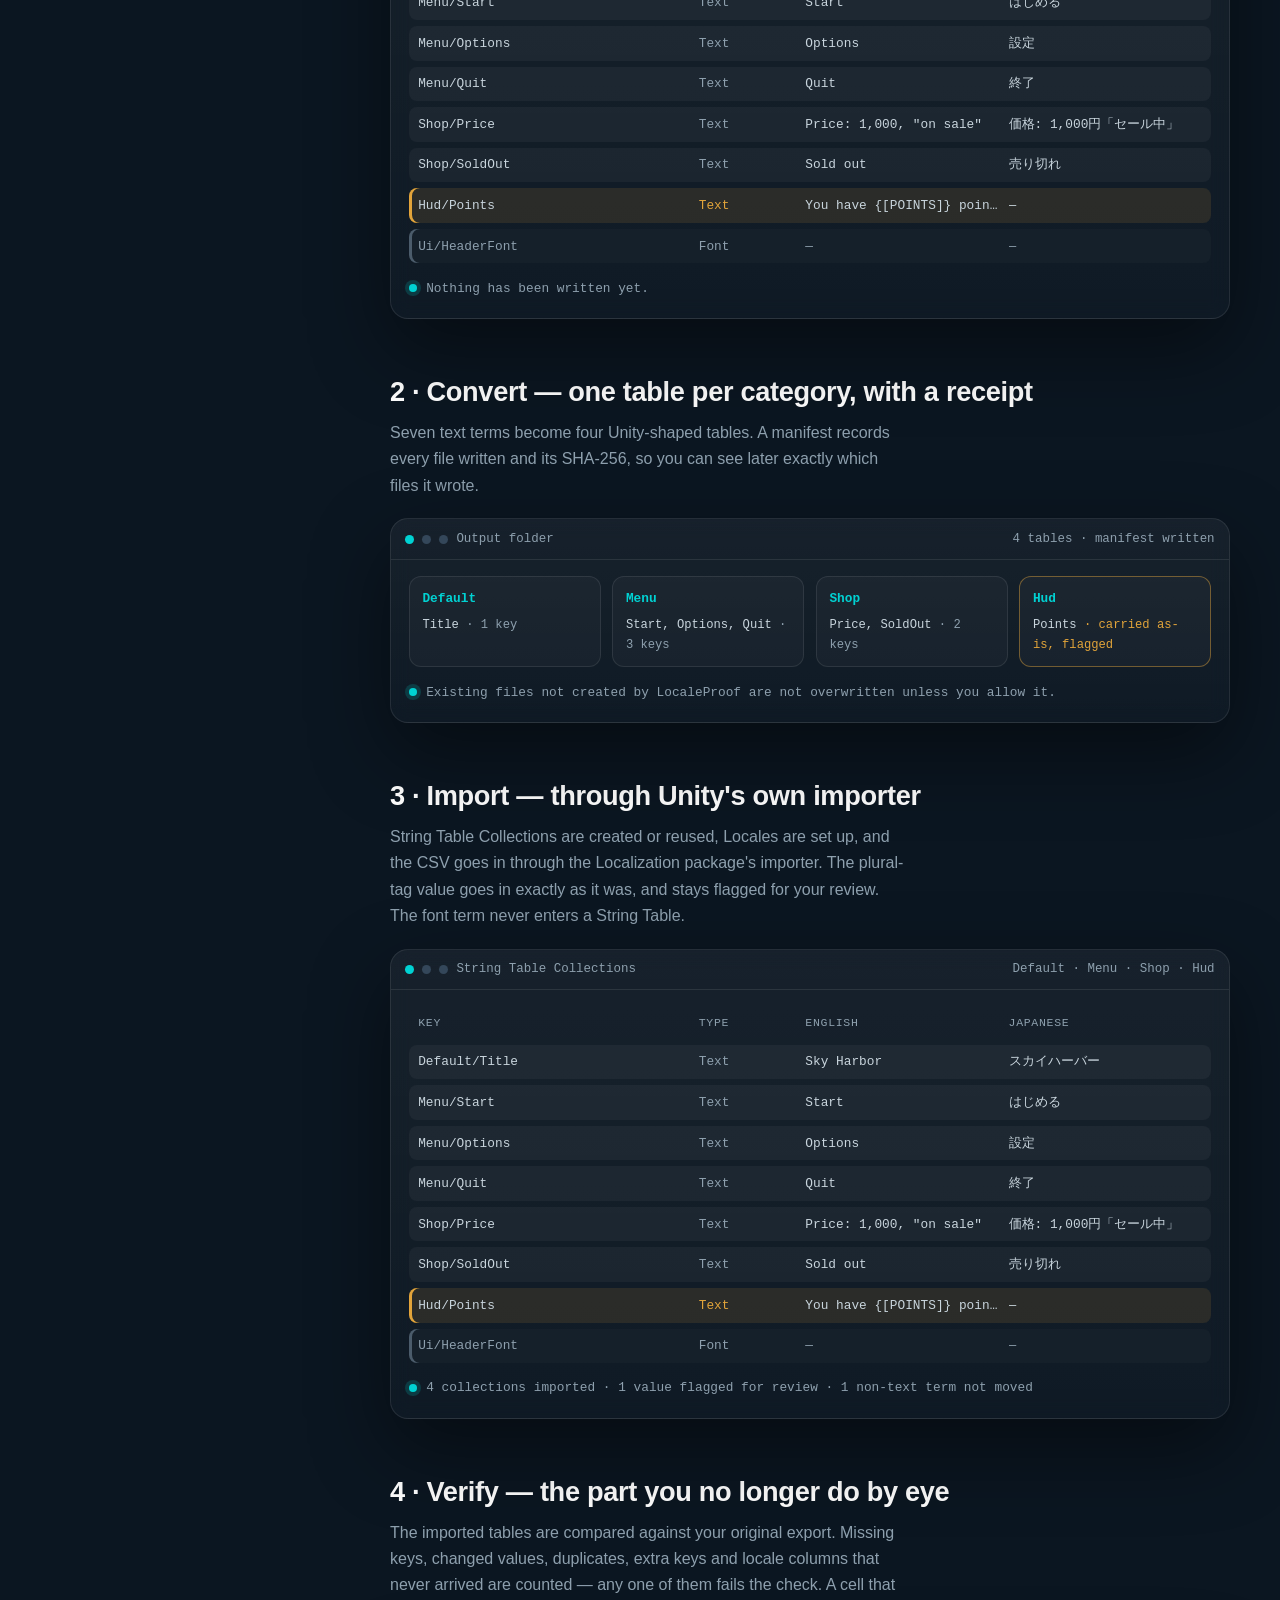
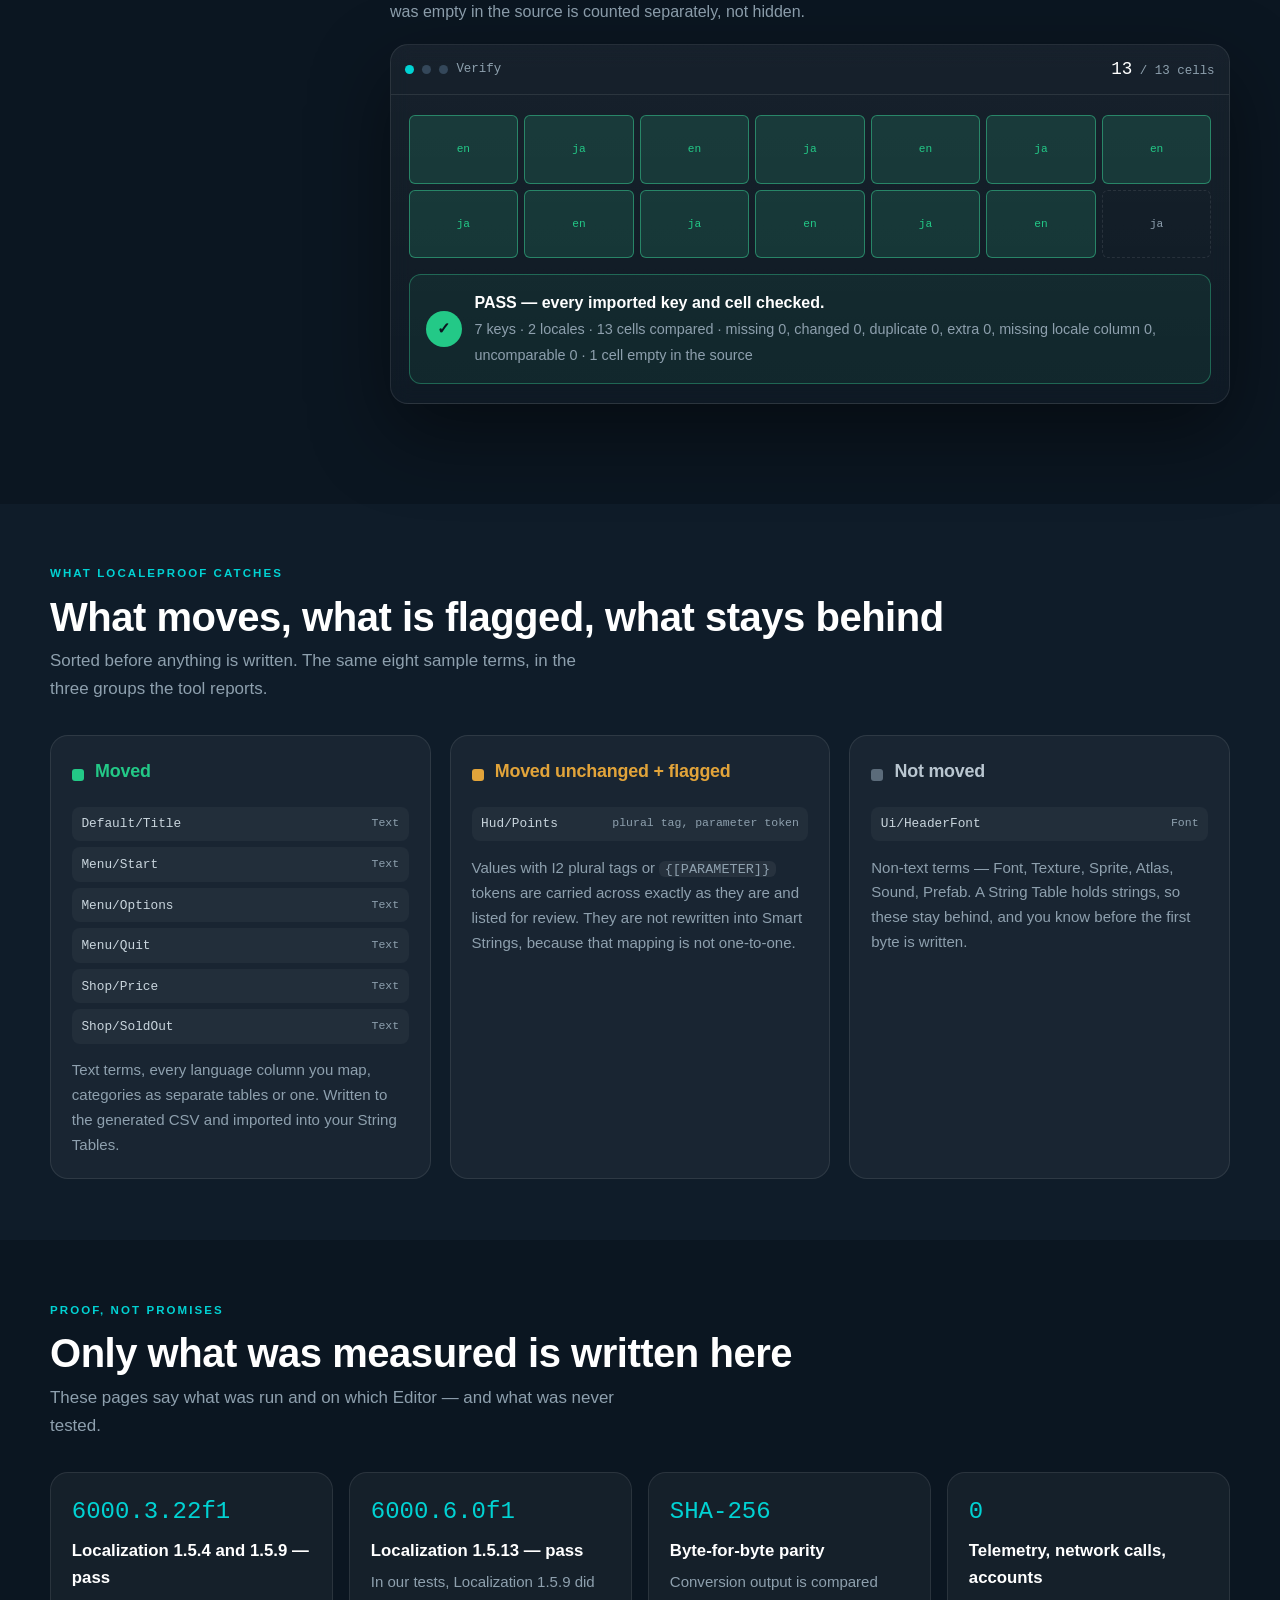
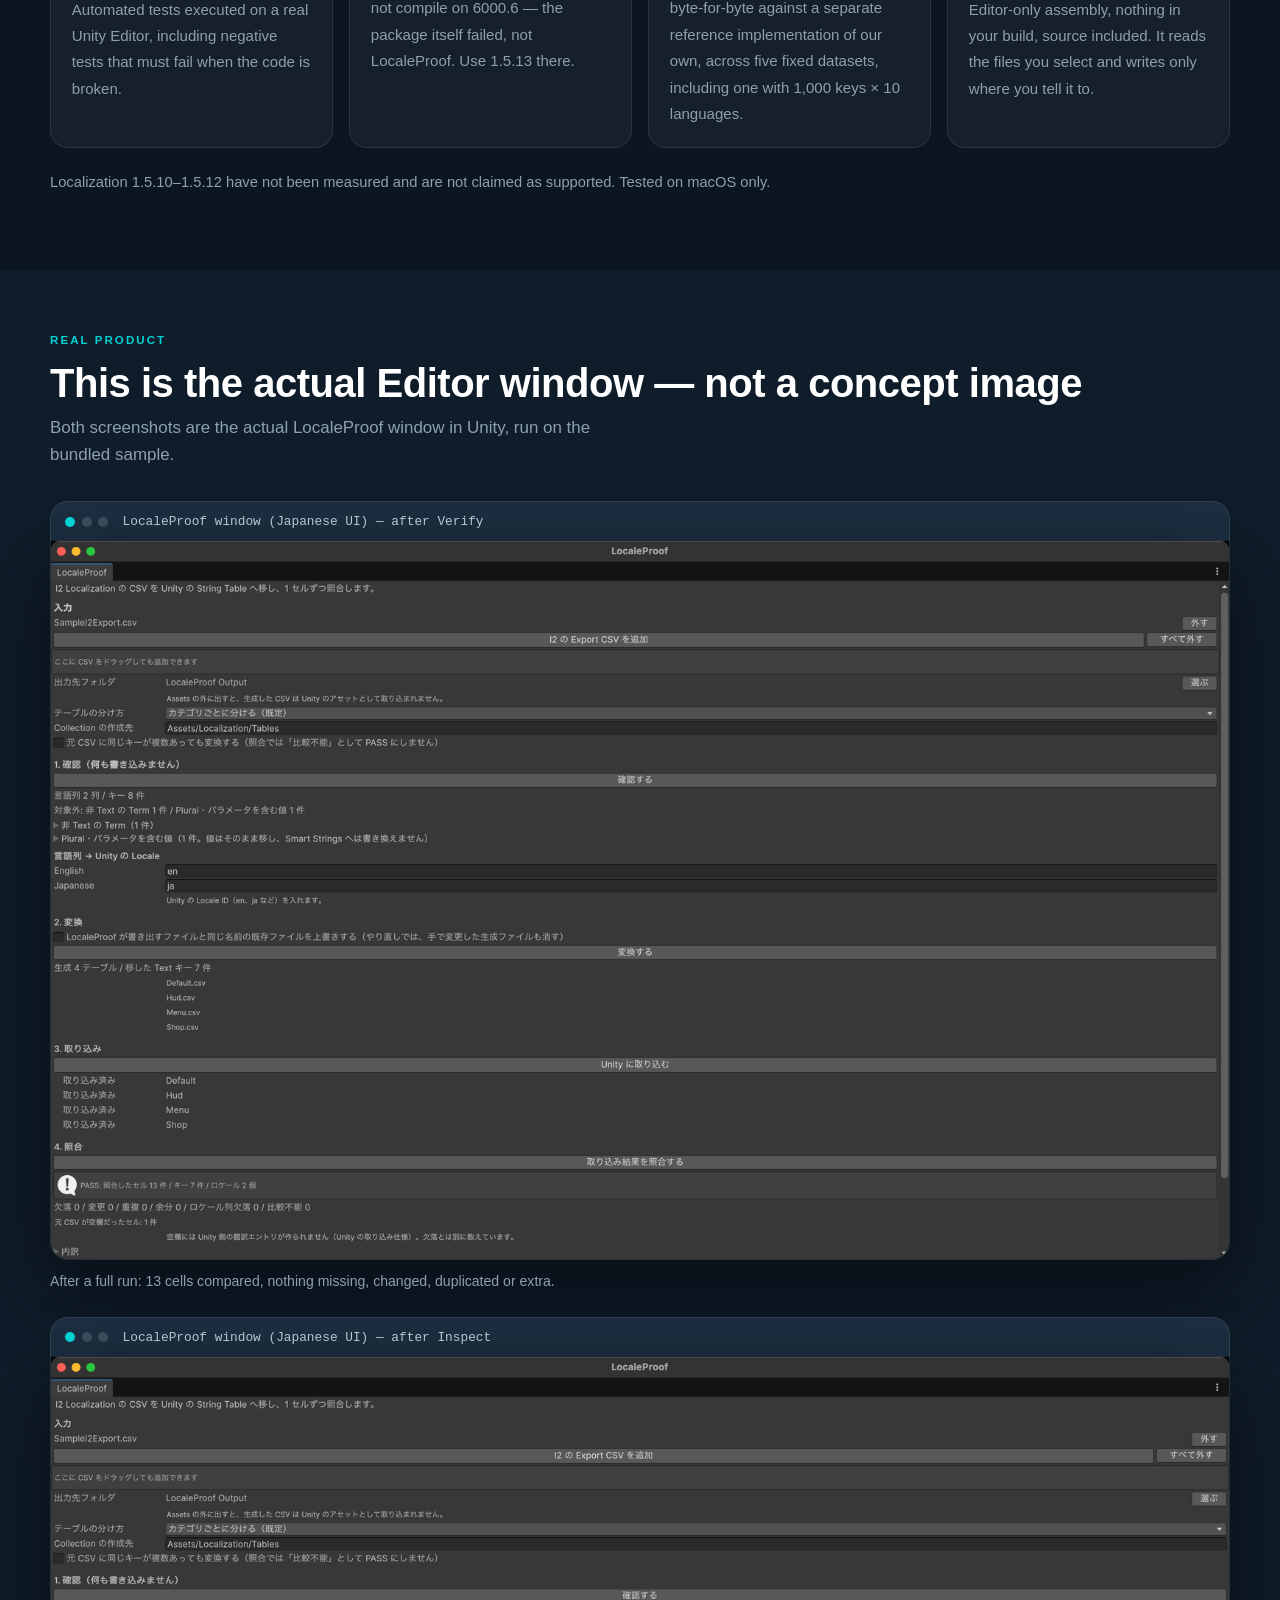
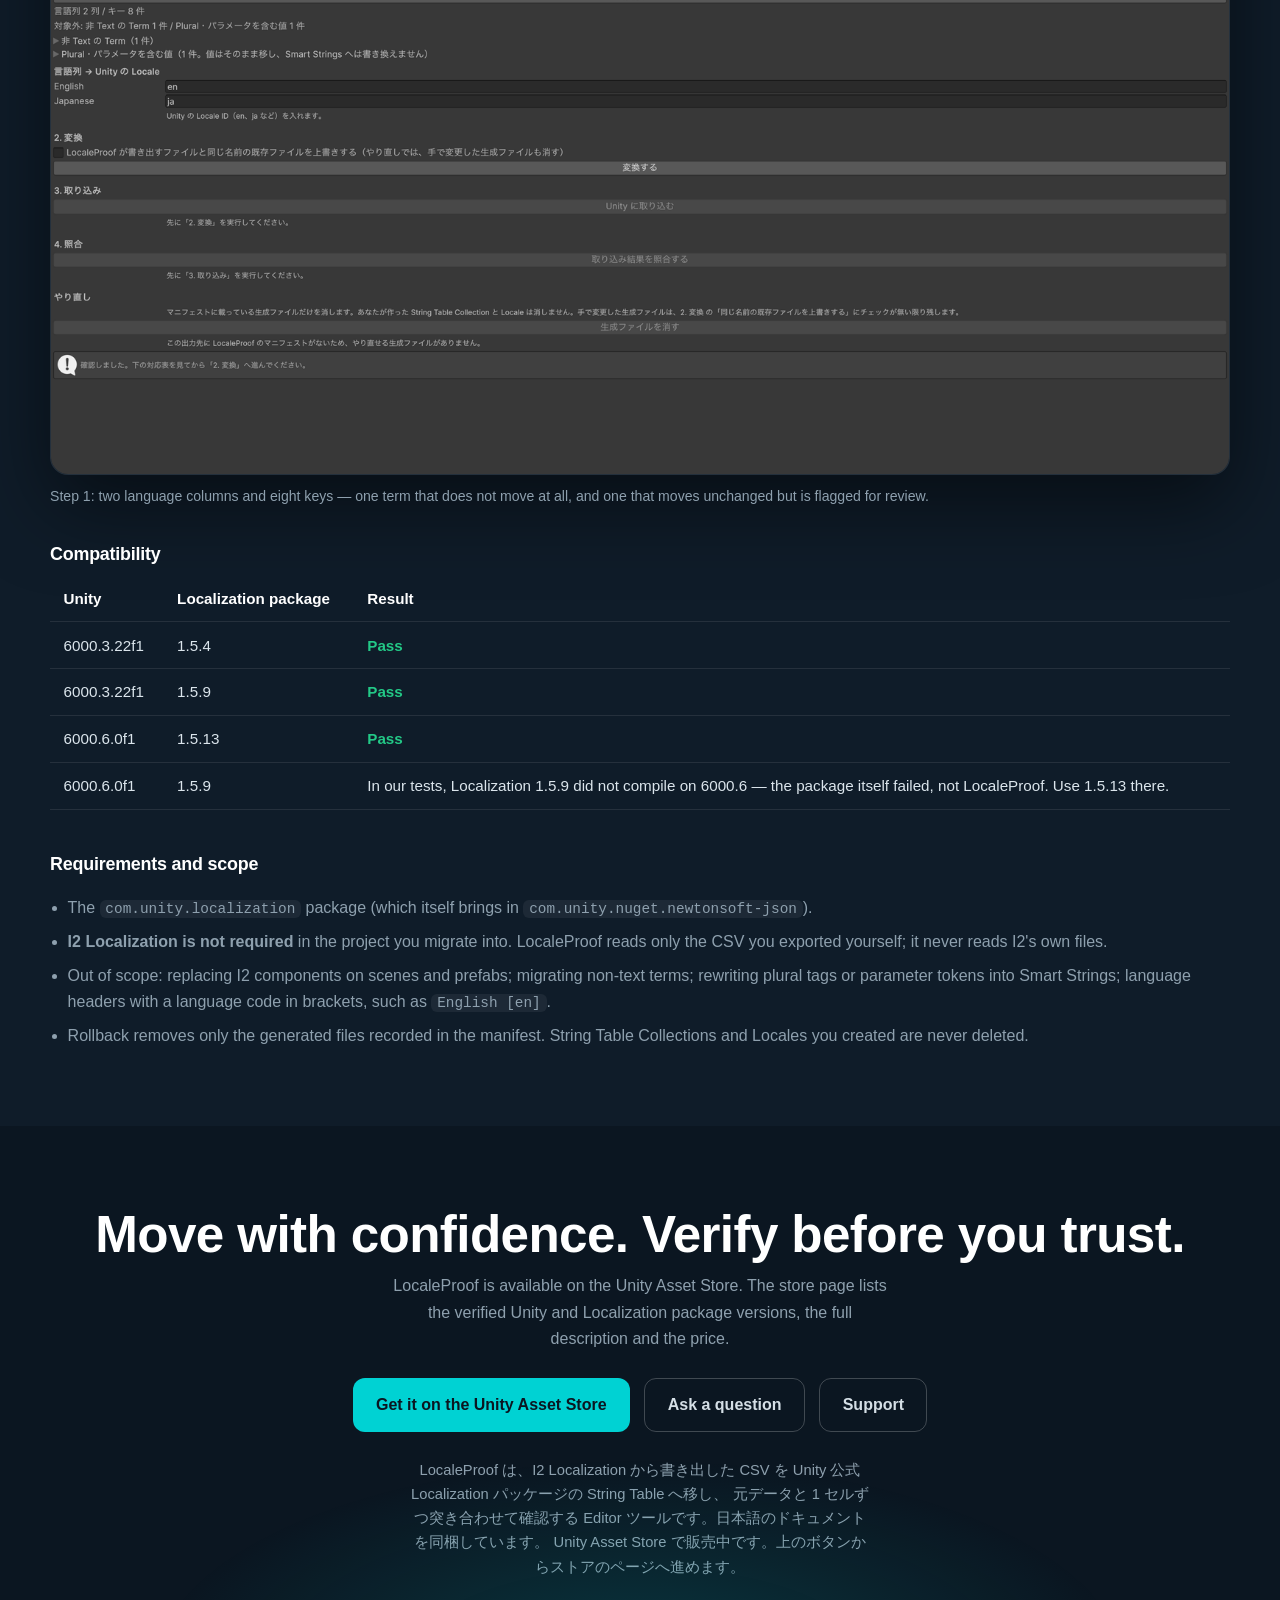
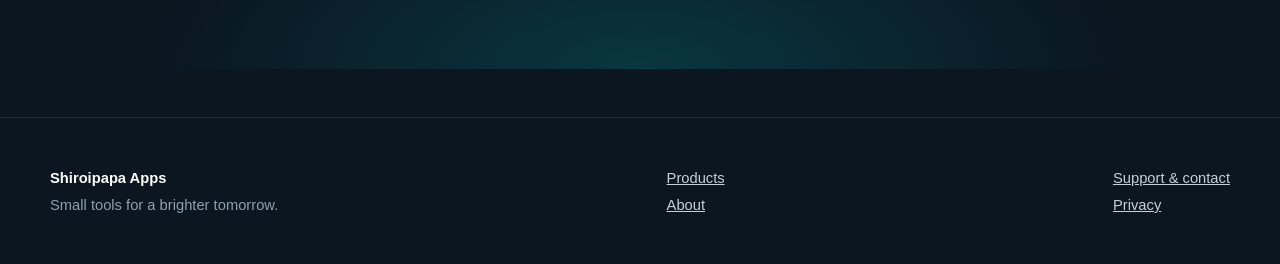
<file: products/localeproof/index.html>
<!doctype html>
<html lang="en">
<head>
<meta charset="utf-8">
<meta name="viewport" content="width=device-width, initial-scale=1">
<title>LocaleProof — verified I2 to Unity Localization migration</title>
<meta name="description" content="LocaleProof is a Unity Editor tool that migrates an I2 Localization CSV export into Unity String Tables and verifies every imported key and cell against the source. Available on the Unity Asset Store.">
<link rel="canonical" href="https://shiroipapa.github.io/products/localeproof/">
<link rel="icon" href="/assets/img/brand/icon.svg" type="image/svg+xml">
<link rel="apple-touch-icon" href="/assets/img/brand/icon-256.png">
<meta property="og:type" content="website">
<meta property="og:site_name" content="Shiroipapa Apps">
<meta property="og:title" content="LocaleProof — migrate I2 Localization into Unity String Tables, verified">
<meta property="og:description" content="LocaleProof is a Unity Editor tool that migrates an I2 Localization CSV export into Unity String Tables and verifies every imported key and cell against the source. Available on the Unity Asset Store.">
<meta property="og:url" content="https://shiroipapa.github.io/products/localeproof/">
<meta property="og:image" content="https://shiroipapa.github.io/assets/img/localeproof/social.png">
<meta name="twitter:card" content="summary_large_image">
<link rel="stylesheet" href="/assets/css/site.css">
<script>document.documentElement.classList.add("js", (matchMedia("(prefers-reduced-motion: reduce)").matches || /[?&]static=1/.test(location.search)) ? "no-motion" : "motion");</script>
</head>
<body>
<header class="site-header">
  <div class="wrap">
    <a class="brand" href="/"><img src="/assets/img/brand/icon.svg" alt=""><span>Shiroipapa Apps</span></a>
    <nav class="site-nav" aria-label="Main">
      <a href="/">Home</a>
      <a href="/products/" aria-current="page">Products</a>
      <a href="/about/">About</a>
      <a href="/support/">Support</a>
    </nav>
  </div>
</header>



<div class="c-hero">
  <div class="grid-motif" aria-hidden="true"></div>
  <div class="wrap">
    <img class="mark" src="/assets/img/localeproof/icon.png" alt="" width="72" height="72">
    <p class="tagline">LocaleProof &middot; Unity Editor tool &middot; Available on the Unity Asset Store</p>
    <h1 class="flip" aria-label="Did everything migrate correctly? Verified. Every imported key. Every cell.">
      <span class="before" aria-hidden="true">Did everything migrate correctly?</span>
      <span class="after">Verified. <em>Every imported key. Every cell.</em></span>
    </h1>
    <p class="sub">LocaleProof moves your I2&nbsp;Localization export into Unity String Tables — and then
       checks the result against your source, cell by cell. It is a verification tool that happens to
       convert, not a converter that hopes for the best.</p>
    <div class="actions">
      <a class="btn" href="#experience">Walk through a migration</a>
      <a class="btn btn-ghost" href="#real">See the real Editor window</a>
    </div>
  </div>
</div>

<section class="exp" id="experience">
  <div class="wrap">
    <p class="eyebrow">The experience</p>
    <h2>Four steps. Nothing is written until you ask. The imported text is checked at the end.</h2>
    <p class="lede">A walk-through of the bundled sample export (eight I2 terms, two languages), redrawn on this
       page using the numbers the tool reports. The real Editor window is further down.</p>

    <div class="layout">
      <aside class="rail" aria-label="Steps">
        <p class="eyebrow" style="margin:0">Progress</p>
        <ol id="rail">
          <li data-step="1"><b>01</b> Inspect</li>
          <li data-step="2"><b>02</b> Convert</li>
          <li data-step="3"><b>03</b> Import</li>
          <li data-step="4"><b>04</b> Verify</li>
        </ol>
      </aside>

      <div>
        <article class="stage" data-step="1" id="step-inspect">
          <h3>1 &middot; Inspect — read everything, write nothing</h3>
          <p class="what">The export is parsed and laid out: language columns, keys, categories, duplicates,
             empty cells, and the terms that will not move as ordinary text: one is moved unchanged
             but flagged for review, and one is not moved at all. The two rows marked below are the ones
             a human would normally have to find by eye.</p>
          <div class="sim">
            <div class="bar"><i></i><i></i><i></i> SampleI2Export.csv <span class="right">2 language columns &middot; 8 keys</span></div>
            <div class="body">
              <div class="rows">
            <div class="row head"><span>Key</span><span>Type</span><span>English</span><span>Japanese</span></div>
            <div class="row" style="--i:0"><span>Default/Title</span><span class="type">Text</span><span>Sky Harbor</span><span>スカイハーバー</span></div>
            <div class="row" style="--i:1"><span>Menu/Start</span><span class="type">Text</span><span>Start</span><span>はじめる</span></div>
            <div class="row" style="--i:2"><span>Menu/Options</span><span class="type">Text</span><span>Options</span><span>設定</span></div>
            <div class="row" style="--i:3"><span>Menu/Quit</span><span class="type">Text</span><span>Quit</span><span>終了</span></div>
            <div class="row" style="--i:4"><span>Shop/Price</span><span class="type">Text</span><span>Price: 1,000, "on sale"</span><span>価格: 1,000円「セール中」</span></div>
            <div class="row" style="--i:5"><span>Shop/SoldOut</span><span class="type">Text</span><span>Sold out</span><span>売り切れ</span></div>
            <div class="row flag" style="--i:6"><span>Hud/Points</span><span class="type">Text</span><span>You have {[POINTS]} points[i2p_Zero]…</span><span>—</span></div>
            <div class="row skip" style="--i:7"><span>Ui/HeaderFont</span><span class="type">Font</span><span>—</span><span>—</span></div>
              </div>
              <p class="status-line"><span class="dot"></span> Nothing has been written yet.</p>
            </div>
          </div>
        </article>

        <article class="stage" data-step="2" id="step-convert">
          <h3>2 &middot; Convert — one table per category, with a receipt</h3>
          <p class="what">Seven text terms become four Unity-shaped tables. A manifest records every file written and
             its SHA-256, so you can see later exactly which files it wrote.</p>
          <div class="sim">
            <div class="bar"><i></i><i></i><i></i> Output folder <span class="right">4 tables &middot; manifest written</span></div>
            <div class="body">
              <div class="tables">
                <div class="tbl" style="--i:0"><b>Default</b>Title<em> &middot; 1 key</em></div>
                <div class="tbl" style="--i:1"><b>Menu</b>Start, Options, Quit<em> &middot; 3 keys</em></div>
                <div class="tbl" style="--i:2"><b>Shop</b>Price, SoldOut<em> &middot; 2 keys</em></div>
                <div class="tbl flagged" style="--i:3"><b>Hud</b>Points <span class="f">&middot; carried as-is, flagged</span></div>
              </div>
              <p class="status-line"><span class="dot"></span> Existing files not created by LocaleProof are not overwritten unless you allow it.</p>
            </div>
          </div>
        </article>

        <article class="stage" data-step="3" id="step-import">
          <h3>3 &middot; Import — through Unity's own importer</h3>
          <p class="what">String Table Collections are created or reused, Locales are set up, and the CSV goes
             in through the Localization package's importer. The plural-tag value goes in exactly as it was,
             and stays flagged for your review. The font term never enters a String Table.</p>
          <div class="sim">
            <div class="bar"><i></i><i></i><i></i> String Table Collections <span class="right">Default &middot; Menu &middot; Shop &middot; Hud</span></div>
            <div class="body">
              <div class="rows">
            <div class="row head"><span>Key</span><span>Type</span><span>English</span><span>Japanese</span></div>
            <div class="row" style="--i:0"><span>Default/Title</span><span class="type">Text</span><span>Sky Harbor</span><span>スカイハーバー</span></div>
            <div class="row" style="--i:1"><span>Menu/Start</span><span class="type">Text</span><span>Start</span><span>はじめる</span></div>
            <div class="row" style="--i:2"><span>Menu/Options</span><span class="type">Text</span><span>Options</span><span>設定</span></div>
            <div class="row" style="--i:3"><span>Menu/Quit</span><span class="type">Text</span><span>Quit</span><span>終了</span></div>
            <div class="row" style="--i:4"><span>Shop/Price</span><span class="type">Text</span><span>Price: 1,000, "on sale"</span><span>価格: 1,000円「セール中」</span></div>
            <div class="row" style="--i:5"><span>Shop/SoldOut</span><span class="type">Text</span><span>Sold out</span><span>売り切れ</span></div>
            <div class="row flag" style="--i:6"><span>Hud/Points</span><span class="type">Text</span><span>You have {[POINTS]} points[i2p_Zero]…</span><span>—</span></div>
            <div class="row skip" style="--i:7"><span>Ui/HeaderFont</span><span class="type">Font</span><span>—</span><span>—</span></div>
              </div>
              <p class="status-line"><span class="dot"></span> 4 collections imported &middot; 1 value flagged for review &middot; 1 non-text term not moved</p>
            </div>
          </div>
        </article>

        <article class="stage" data-step="4" id="step-verify">
          <h3>4 &middot; Verify — the part you no longer do by eye</h3>
          <p class="what">The imported tables are compared against your original export. Missing keys, changed
             values, duplicates, extra keys and locale columns that never arrived are counted — any one of them
             fails the check. A cell that was empty in the source is counted separately, not hidden.</p>
          <div class="sim">
            <div class="bar"><i></i><i></i><i></i> Verify <span class="right"><span class="counter" id="counter" data-target="13">0</span> / 13 cells</span></div>
            <div class="body">
              <div class="cells" aria-label="13 cells compared; one cell is empty in the source">
                <div class="cell on" style="--i:0">en</div><div class="cell on" style="--i:1">ja</div>
                <div class="cell on" style="--i:2">en</div><div class="cell on" style="--i:3">ja</div>
                <div class="cell on" style="--i:4">en</div><div class="cell on" style="--i:5">ja</div>
                <div class="cell on" style="--i:6">en</div><div class="cell on" style="--i:7">ja</div>
                <div class="cell on" style="--i:8">en</div><div class="cell on" style="--i:9">ja</div>
                <div class="cell on" style="--i:10">en</div><div class="cell on" style="--i:11">ja</div>
                <div class="cell on" style="--i:12">en</div><div class="cell empty" title="empty in the source — no entry is created, and it is not counted as missing">ja</div>
              </div>
              <div class="verdict">
                <div class="badge">&#10003;</div>
                <div><b>PASS — every imported key and cell checked.</b>
                     <span>7 keys &middot; 2 locales &middot; 13 cells compared &middot; missing 0, changed 0, duplicate 0, extra 0, missing locale column 0, uncomparable 0 &middot; 1 cell empty in the source</span></div>
              </div>
            </div>
          </div>
        </article>
      </div>
    </div>
  </div>
</section>

<section class="catch alt">
  <div class="wrap">
    <p class="eyebrow">What LocaleProof catches</p>
    <h2>What moves, what is flagged, what stays behind</h2>
    <p class="lede">Sorted before anything is written. The same eight sample terms, in the three groups
       the tool reports.</p>
    <div class="cols3">
      <article class="bucket moved reveal">
        <header><i></i><h3>Moved</h3></header>
        <ul>
          <li>Default/Title <em>Text</em></li><li>Menu/Start <em>Text</em></li><li>Menu/Options <em>Text</em></li>
          <li>Menu/Quit <em>Text</em></li><li>Shop/Price <em>Text</em></li><li>Shop/SoldOut <em>Text</em></li>
        </ul>
        <p>Text terms, every language column you map, categories as separate tables or one. Written to the
           generated CSV and imported into your String Tables.</p>
      </article>
      <article class="bucket flagged reveal">
        <header><i></i><h3>Moved unchanged + flagged</h3></header>
        <ul><li>Hud/Points <em>plural tag, parameter token</em></li></ul>
        <p>Values with I2 plural tags or <code>{[PARAMETER]}</code> tokens are carried across exactly as they
           are and listed for review. They are not rewritten into Smart Strings, because that mapping is
           not one-to-one.</p>
      </article>
      <article class="bucket stays reveal">
        <header><i></i><h3>Not moved</h3></header>
        <ul><li>Ui/HeaderFont <em>Font</em></li></ul>
        <p>Non-text terms — Font, Texture, Sprite, Atlas, Sound, Prefab. A String Table holds strings, so
           these stay behind, and you know before the first byte is written.</p>
      </article>
    </div>
  </div>
</section>

<section class="proof">
  <div class="wrap">
    <p class="eyebrow">Proof, not promises</p>
    <h2>Only what was measured is written here</h2>
    <p class="lede">These pages say what was run and on which Editor — and what was never tested.</p>
    <div class="facts">
      <div class="fact reveal"><span class="big">6000.3.22f1</span><b>Localization 1.5.4 and 1.5.9 — pass</b><span>Automated tests executed on a real Unity Editor, including negative tests that must fail when the code is broken.</span></div>
      <div class="fact reveal"><span class="big">6000.6.0f1</span><b>Localization 1.5.13 — pass</b><span>In our tests, Localization 1.5.9 did not compile on 6000.6 — the package itself failed, not LocaleProof. Use 1.5.13 there.</span></div>
      <div class="fact reveal"><span class="big">SHA-256</span><b>Byte-for-byte parity</b><span>Conversion output is compared byte-for-byte against a separate reference implementation of our own, across five fixed datasets, including one with 1,000 keys × 10 languages.</span></div>
      <div class="fact reveal"><span class="big">0</span><b>Telemetry, network calls, accounts</b><span>Editor-only assembly, nothing in your build, source included. It reads the files you select and writes only where you tell it to.</span></div>
    </div>
    <p class="fine" style="margin-top:1.4rem">Localization 1.5.10–1.5.12 have not been measured and are not claimed as supported. Tested on macOS only.</p>
  </div>
</section>

<section class="real alt" id="real">
  <div class="wrap">
    <p class="eyebrow">Real product</p>
    <h2>This is the actual Editor window — not a concept image</h2>
    <p class="lede">Both screenshots are the actual LocaleProof window in Unity, run on the bundled sample.</p>
    <figure class="window reveal">
      <div class="window-bar"><i></i><i></i><i></i><span>LocaleProof window (Japanese UI) — after Verify</span></div>
      <img src="/assets/img/localeproof/editor-verify.png" alt="The LocaleProof window in Unity showing the four steps and a passing verification result" width="1600" height="975">
      <figcaption>After a full run: 13 cells compared, nothing missing, changed, duplicated or extra.</figcaption>
    </figure>
    <figure class="window reveal">
      <div class="window-bar"><i></i><i></i><i></i><span>LocaleProof window (Japanese UI) — after Inspect</span></div>
      <img src="/assets/img/localeproof/editor-inspect.png" alt="The LocaleProof window after the inspect step, listing language columns, keys and the out-of-scope terms" width="1600" height="975">
      <figcaption>Step 1: two language columns and eight keys — one term that does not move at all, and one that moves unchanged but is flagged for review.</figcaption>
    </figure>

    <h3 style="margin-top:2rem">Compatibility</h3>
    <div class="table-scroll">
      <table>
        <thead><tr><th>Unity</th><th>Localization package</th><th>Result</th></tr></thead>
        <tbody>
          <tr><td>6000.3.22f1</td><td>1.5.4</td><td class="pass">Pass</td></tr>
          <tr><td>6000.3.22f1</td><td>1.5.9</td><td class="pass">Pass</td></tr>
          <tr><td>6000.6.0f1</td><td>1.5.13</td><td class="pass">Pass</td></tr>
          <tr><td>6000.6.0f1</td><td>1.5.9</td><td>In our tests, Localization 1.5.9 did not compile on 6000.6 — the package itself failed, not LocaleProof. Use 1.5.13 there.</td></tr>
        </tbody>
      </table>
    </div>
    <h3 style="margin-top:1.5rem">Requirements and scope</h3>
    <ul class="plain">
      <li>The <code>com.unity.localization</code> package (which itself brings in <code>com.unity.nuget.newtonsoft-json</code>).</li>
      <li><strong>I2 Localization is not required</strong> in the project you migrate into. LocaleProof reads only the CSV you exported yourself; it never reads I2's own files.</li>
      <li>Out of scope: replacing I2 components on scenes and prefabs; migrating non-text terms; rewriting plural tags or parameter tokens into Smart Strings; language headers with a language code in brackets, such as <code>English [en]</code>.</li>
      <li>Rollback removes only the generated files recorded in the manifest. String Table Collections and Locales you created are never deleted.</li>
    </ul>
  </div>
</section>

<div class="cta" id="get">
  <div class="wrap">
    <h2>Move with confidence. Verify before you trust.</h2>
    <p>LocaleProof is available on the Unity Asset Store. The store page lists the verified Unity and
       Localization package versions, the full description and the price.</p>
    <div class="actions">
      <a class="btn" href="https://assetstore.unity.com/packages/tools/localization/localeproof-localization-csv-migration-with-full-cell-verificati-408230">Get it on the Unity Asset Store</a>
      <a class="btn btn-ghost" href="mailto:shiroipapaapps@gmail.com">Ask a question</a>
      <a class="btn btn-ghost" href="/support/">Support</a>
    </div>
    <p class="ja" style="margin-top:1.6rem">LocaleProof は、I2 Localization から書き出した CSV を Unity 公式 Localization パッケージの String Table へ移し、
       元データと 1 セルずつ突き合わせて確認する Editor ツールです。日本語のドキュメントを同梱しています。
       Unity Asset Store で販売中です。上のボタンからストアのページへ進めます。</p>
  </div>
</div>

<script>
(function () {
  var reduced = document.documentElement.classList.contains('no-motion');
  var rail = document.getElementById('rail');
  var stages = Array.prototype.slice.call(document.querySelectorAll('.stage'));
  var counter = document.getElementById('counter');

  function setRail(step) {
    Array.prototype.forEach.call(rail.children, function (li) {
      var n = +li.getAttribute('data-step');
      li.classList.toggle('is-active', n === step);
      li.classList.toggle('is-done', n < step);
    });
  }
  function countUp(el) {
    var target = +el.getAttribute('data-target'), t0 = null;
    if (reduced) { el.textContent = target; return; }
    function tick(ts) {
      if (!t0) t0 = ts;
      var k = Math.min(1, (ts - t0) / 1500);
      el.textContent = Math.round(target * (1 - Math.pow(1 - k, 2)));
      if (k < 1) requestAnimationFrame(tick);
    }
    requestAnimationFrame(tick);
  }
  function activate(stage) {
    if (stage.classList.contains('is-active')) return;
    stage.classList.add('is-active');
    var step = +stage.getAttribute('data-step');
    setRail(step);
    if (step === 4 && counter) countUp(counter);
  }

  if (!('IntersectionObserver' in window) || reduced) {
    stages.forEach(activate); setRail(4); if (counter) counter.textContent = counter.getAttribute('data-target');
    document.querySelectorAll('.reveal').forEach(function (el) { el.classList.add('is-in'); });
    return;
  }
  var io = new IntersectionObserver(function (entries) {
    entries.forEach(function (e) { if (e.isIntersecting) activate(e.target); });
  }, { rootMargin: '0px 0px -35% 0px' });
  stages.forEach(function (s) { io.observe(s); });

  var ro = new IntersectionObserver(function (entries) {
    entries.forEach(function (e) { if (e.isIntersecting) { e.target.classList.add('is-in'); ro.unobserve(e.target); } });
  }, { rootMargin: '0px 0px -10% 0px' });
  document.querySelectorAll('.reveal').forEach(function (el) { ro.observe(el); });
})();
</script>
<footer class="site-footer">
  <div class="wrap cols">
    <div>
      <p><strong style="color:#fff">Shiroipapa Apps</strong></p>
      <p>Small tools for a brighter tomorrow.</p>
    </div>
    <div>
      <p><a href="/products/">Products</a></p>
      <p><a href="/about/">About</a></p>
    </div>
    <div>
      <p><a href="/support/">Support &amp; contact</a></p>
      <p><a href="/privacy/">Privacy</a></p>
    </div>
  </div>
</footer>
</body>
</html>
</file>
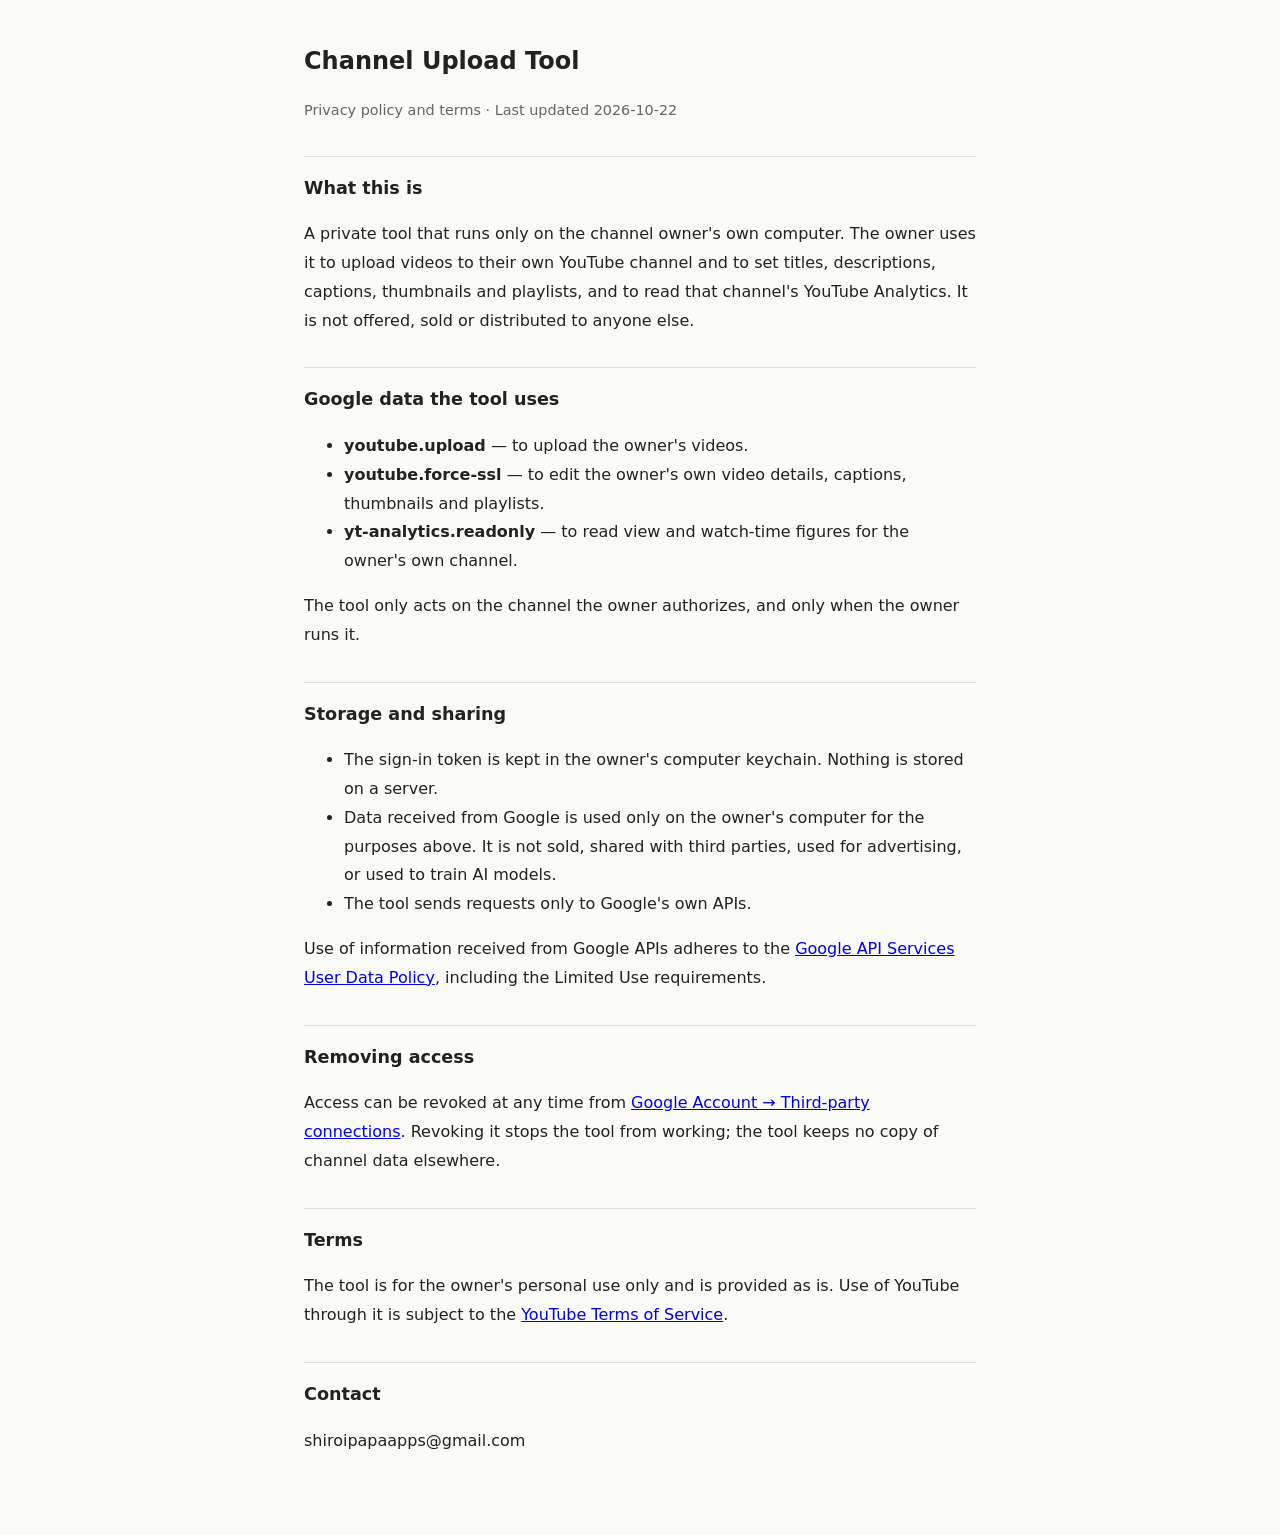
<file: tools/youtube-uploader/index.html>
<!doctype html>
<html lang="en">
<head>
<meta charset="utf-8">
<meta name="viewport" content="width=device-width, initial-scale=1">
<meta name="robots" content="noindex, nofollow">
<title>Channel Upload Tool — Privacy</title>
<style>
  :root { --bg: #fafaf7; --ink: #222; --sub: #666; --line: #ddd; }
  @media (prefers-color-scheme: dark) { :root { --bg: #16181b; --ink: #e8e8e4; --sub: #a0a0a0; --line: #333; } }
  body { margin: 0; background: var(--bg); color: var(--ink); font: 16px/1.8 system-ui, -apple-system, "Hiragino Sans", sans-serif; }
  main { max-width: 42rem; margin: 0 auto; padding: 2.5rem 1rem 4rem; }
  h1 { font-size: 1.5rem; margin: 0 0 .3rem; }
  h2 { font-size: 1.1rem; margin: 2rem 0 .3rem; padding-top: 1rem; border-top: 1px solid var(--line); }
  p, li { color: var(--ink); }
  .sub { color: var(--sub); font-size: .9rem; }
</style>
</head>
<body>
<main>
  <h1>Channel Upload Tool</h1>
  <p class="sub">Privacy policy and terms · Last updated 2026-10-22</p>

  <h2>What this is</h2>
  <p>A private tool that runs only on the channel owner's own computer. The owner uses it to upload videos to their own YouTube channel and to set titles, descriptions, captions, thumbnails and playlists, and to read that channel's YouTube Analytics. It is not offered, sold or distributed to anyone else.</p>

  <h2>Google data the tool uses</h2>
  <ul>
    <li><strong>youtube.upload</strong> — to upload the owner's videos.</li>
    <li><strong>youtube.force-ssl</strong> — to edit the owner's own video details, captions, thumbnails and playlists.</li>
    <li><strong>yt-analytics.readonly</strong> — to read view and watch-time figures for the owner's own channel.</li>
  </ul>
  <p>The tool only acts on the channel the owner authorizes, and only when the owner runs it.</p>

  <h2>Storage and sharing</h2>
  <ul>
    <li>The sign-in token is kept in the owner's computer keychain. Nothing is stored on a server.</li>
    <li>Data received from Google is used only on the owner's computer for the purposes above. It is not sold, shared with third parties, used for advertising, or used to train AI models.</li>
    <li>The tool sends requests only to Google's own APIs.</li>
  </ul>
  <p>Use of information received from Google APIs adheres to the <a href="https://developers.google.com/terms/api-services-user-data-policy">Google API Services User Data Policy</a>, including the Limited Use requirements.</p>

  <h2>Removing access</h2>
  <p>Access can be revoked at any time from <a href="https://myaccount.google.com/permissions">Google Account → Third-party connections</a>. Revoking it stops the tool from working; the tool keeps no copy of channel data elsewhere.</p>

  <h2>Terms</h2>
  <p>The tool is for the owner's personal use only and is provided as is. Use of YouTube through it is subject to the <a href="https://www.youtube.com/t/terms">YouTube Terms of Service</a>.</p>

  <h2>Contact</h2>
  <p>shiroipapaapps@gmail.com</p>
</main>
</body>
</html>
</file>
<file: assets/css/site.css>
/* Shiroipapa Apps — publisher site, Variant C (Experience Edition)
 * Dark ground, luminous teal / green accents, glass panels, the table grid as a
 * brand motif. Motion is used only where it carries meaning (a value being
 * verified, a step completing) and every state is fully readable with motion off.
 * No fonts, scripts or assets from third parties.
 */

:root {
  --ink: #0B1621;
  --ink-2: #0f1c29;
  --ink-3: #152434;
  --ink-4: #1c2e40;
  --teal: #00CFCC;
  --teal-2: #00DAC6;
  --teal-deep: #05908f;
  --green: #35c58f;
  --amber: #e2a43a;
  --amber-ink: #6f4e0f;
  --paper: #f4f8fa;
  --text: #dbe5ec;
  --muted: #8ea0ae;
  --line: rgba(255,255,255,.09);
  --glass: rgba(255,255,255,.045);
  --radius: 18px;
  --max: 1180px;
  --font: -apple-system, BlinkMacSystemFont, "Segoe UI", "Helvetica Neue", Arial,
          "Hiragino Sans", "Noto Sans JP", sans-serif;
  --mono: ui-monospace, "SF Mono", Menlo, Consolas, monospace;
  --ease: cubic-bezier(.2,.7,.2,1);
}

* { box-sizing: border-box; }
html { scroll-behavior: smooth; }
body { margin: 0; font-family: var(--font); color: var(--text); background: var(--ink); line-height: 1.65; -webkit-font-smoothing: antialiased;
  background-image: radial-gradient(1200px 600px at 70% -10%, rgba(0,207,204,.16), transparent 60%); background-repeat: no-repeat; }
a { color: var(--teal); }
a:hover { color: #fff; }
img { max-width: 100%; height: auto; display: block; }
.wrap { width: min(100% - 2.5rem, var(--max)); margin-inline: auto; }
code { font-family: var(--mono); font-size: 0.9em; background: rgba(255,255,255,.06); padding: 0.05em 0.4em; border-radius: 6px; }
h1, h2, h3 { color: #fff; letter-spacing: -0.012em; }
h2 { font-size: clamp(1.7rem, 3.4vw, 2.5rem); margin: 0 0 0.5rem; line-height: 1.12; }
h3 { font-size: 1.12rem; margin: 0 0 0.35rem; }
.lede { color: var(--muted); margin: 0 0 2rem; max-width: 60ch; font-size: 1.06rem; }
.eyebrow { text-transform: uppercase; letter-spacing: 0.18em; font-size: 0.72rem; color: var(--teal); font-weight: 700; margin: 0 0 0.7rem; }

/* header / footer (shared markup with the other variants) */
.site-header { position: sticky; top: 0; z-index: 20; padding: 0.8rem 0; background: rgba(11,22,33,.72); backdrop-filter: blur(14px); -webkit-backdrop-filter: blur(14px); border-bottom: 1px solid var(--line); }
.site-header .wrap { display: flex; align-items: center; gap: 1.5rem; flex-wrap: wrap; }
.site-header a { color: #c4d1da; text-decoration: none; transition: color .2s var(--ease); }
.site-header a:hover, .site-header a[aria-current="page"] { color: var(--teal); }
.brand { display: flex; align-items: center; gap: 0.65rem; margin-right: auto; }
.brand img { width: 34px; height: 34px; border-radius: 9px; }
.brand span { font-weight: 800; color: #fff; }
.site-nav { display: flex; gap: 1.35rem; flex-wrap: wrap; font-size: 0.95rem; font-weight: 600; }
.site-footer { border-top: 1px solid var(--line); color: var(--muted); padding: 2.8rem 0; margin-top: 3rem; font-size: 0.92rem; }
.site-footer a { color: #c4d1da; }
.site-footer .cols { display: flex; gap: 2.5rem; flex-wrap: wrap; justify-content: space-between; }
.site-footer p { margin: 0.2rem 0; }

/* generic blocks reused by About / Support / Privacy */
section { padding: 3.8rem 0; }
section.alt { background: var(--ink-2); }
.grid { display: grid; gap: 1.3rem; grid-template-columns: repeat(auto-fit, minmax(270px, 1fr)); }
.card { border: 1px solid var(--line); border-radius: var(--radius); background: var(--glass); padding: 1.5rem; display: flex; flex-direction: column; gap: 0.6rem;
  transition: transform .35s var(--ease), border-color .35s var(--ease), background .35s var(--ease); }
.card:hover { transform: translateY(-3px); border-color: rgba(0,207,204,.45); background: rgba(255,255,255,.06); }
.card p { margin: 0; color: var(--muted); }
.card .card-head { display: flex; align-items: center; gap: 0.85rem; }
.card .card-head img { width: 48px; height: 48px; border-radius: 12px; }
.status { display: inline-block; font-size: 0.7rem; letter-spacing: 0.09em; text-transform: uppercase; padding: 0.24rem 0.65rem; border-radius: 999px; font-weight: 700; }
.status-soon { color: var(--teal); background: rgba(0,207,204,.14); }
.status-dev { color: var(--amber); background: rgba(226,164,58,.14); }
.btn { display: inline-block; padding: 0.8rem 1.4rem; border-radius: 12px; background: var(--teal); color: var(--ink); font-weight: 800; text-decoration: none; border: 1px solid transparent;
  transition: transform .25s var(--ease), box-shadow .25s var(--ease), background .25s var(--ease); }
.btn:hover { background: var(--teal-2); color: var(--ink); transform: translateY(-2px); box-shadow: 0 12px 30px rgba(0,207,204,.35); }
.btn-ghost { background: transparent; color: #d5dfe6; border-color: rgba(255,255,255,.22); }
.btn-ghost:hover { background: rgba(255,255,255,.06); color: #fff; box-shadow: none; }
.actions { display: flex; gap: 0.9rem; flex-wrap: wrap; align-items: center; }
ul.plain { padding-left: 1.1rem; color: var(--muted); }
ul.plain li { margin-bottom: 0.45rem; }
.note { border-left: 3px solid var(--teal); background: var(--glass); padding: 0.95rem 1.15rem; border-radius: 0 var(--radius) var(--radius) 0; color: var(--muted); }
.ja, .fine { color: var(--muted); font-size: 0.92rem; }
table { width: 100%; border-collapse: collapse; margin: 0 0 1rem; font-size: 0.95rem; }
th, td { text-align: left; padding: 0.65rem 0.85rem; border-bottom: 1px solid var(--line); vertical-align: top; }
th { color: #fff; }
td.pass { color: var(--green); font-weight: 700; }
.table-scroll { overflow-x: auto; }
figure { margin: 0 0 1.5rem; }
figure img { border-radius: var(--radius); border: 1px solid var(--line); box-shadow: 0 30px 80px rgba(0,0,0,.5); }
figcaption { color: var(--muted); font-size: 0.88rem; margin-top: 0.6rem; }
.steps { counter-reset: step; display: grid; gap: 1rem; grid-template-columns: repeat(auto-fit, minmax(220px, 1fr)); padding: 0; margin: 0; list-style: none; }
.steps li { border: 1px solid var(--line); border-radius: var(--radius); padding: 1.2rem; background: var(--glass); }
.steps li strong { display: block; color: #fff; }
.steps li span { color: var(--muted); font-size: 0.94rem; }
.steps li::before { counter-increment: step; content: counter(step); display: inline-flex; align-items: center; justify-content: center; width: 28px; height: 28px; border-radius: 50%; background: var(--teal); color: var(--ink); font-size: 0.82rem; font-weight: 800; margin-bottom: 0.6rem; }

/* ------------------------------------------------------------ hero (C) */
.c-hero { position: relative; padding: 5.5rem 0 4rem; overflow: hidden; }
.c-hero .grid-motif { position: absolute; inset: 0; pointer-events: none; opacity: .22;
  background-image: linear-gradient(rgba(255,255,255,.07) 1px, transparent 1px), linear-gradient(90deg, rgba(255,255,255,.07) 1px, transparent 1px);
  background-size: 64px 64px; -webkit-mask-image: radial-gradient(70% 60% at 50% 30%, #000, transparent); mask-image: radial-gradient(70% 60% at 50% 30%, #000, transparent); }
.c-hero .wrap { position: relative; z-index: 1; text-align: center; }
.c-hero .tagline { text-transform: uppercase; letter-spacing: 0.2em; font-size: 0.72rem; color: var(--teal); font-weight: 700; margin: 0 0 1.4rem; }
.flip { display: grid; place-items: center; min-height: 3.2em; margin: 0 auto 0.8rem; max-width: 20ch; }
.flip > span { grid-area: 1 / 1; display: block; font-size: clamp(2.2rem, 6.2vw, 4.4rem); font-weight: 800; line-height: 1.05; letter-spacing: -0.02em; }
.flip .before { color: var(--muted); }
.flip .after { color: #fff; }
.flip .after em { font-style: normal; color: var(--green); }
.c-hero p.sub { color: var(--muted); max-width: 58ch; margin: 0.6rem auto 1.8rem; font-size: clamp(1.02rem, 2vw, 1.2rem); }
.c-hero .actions { justify-content: center; }
.c-hero .mark { width: 72px; height: 72px; margin: 0 auto 1.4rem; border-radius: 18px; }
/* the flip: question first, then the verified state. With motion off, both lines stay visible (see below). */
.motion .flip .before { animation: fadeOut .8s var(--ease) 1.9s both; }
.motion .flip .after  { animation: fadeIn  .9s var(--ease) 2.1s both; }
@keyframes fadeOut { from { opacity: 1; transform: translateY(0); } to { opacity: 0; transform: translateY(-12px); } }
@keyframes fadeIn  { from { opacity: 0; transform: translateY(14px); } to { opacity: 1; transform: none; } }
.no-motion .flip { min-height: 0; }
.no-motion .flip > span { grid-area: auto; }
.no-motion .flip .before { font-size: clamp(1.1rem, 2.4vw, 1.5rem); font-weight: 600; margin-bottom: 0.5rem; }

/* ------------------------------------------------------- experience (C) */
.exp { padding: 4rem 0 3rem; }
.exp .layout { display: grid; grid-template-columns: 300px 1fr; gap: 2.5rem; align-items: start; }
.exp .rail { position: sticky; top: 92px; }
.exp .rail ol { list-style: none; padding: 0; margin: 1.2rem 0 0; display: grid; gap: 0.5rem; }
.exp .rail li { padding: 0.75rem 0.9rem; border-radius: 12px; border: 1px solid transparent; color: var(--muted); display: flex; gap: 0.75rem; align-items: baseline; transition: all .35s var(--ease); }
.exp .rail li b { font-family: var(--mono); font-size: 0.78rem; color: var(--muted); }
.exp .rail li.is-active { color: #fff; background: var(--glass); border-color: rgba(0,207,204,.4); }
.exp .rail li.is-active b { color: var(--teal); }
.exp .rail li.is-done { color: #c4d1da; }
.exp .rail li.is-done b { color: var(--green); }
.stage { margin: 0 0 3.2rem; scroll-margin-top: 100px; }
.stage h3 { font-size: clamp(1.3rem, 2.6vw, 1.7rem); margin-bottom: 0.3rem; }
.stage p.what { color: var(--muted); max-width: 58ch; margin: 0 0 1.2rem; }
.sim { border: 1px solid var(--line); border-radius: var(--radius); background: linear-gradient(180deg, rgba(255,255,255,.05), rgba(255,255,255,.02)); backdrop-filter: blur(10px); -webkit-backdrop-filter: blur(10px);
  overflow: hidden; box-shadow: 0 30px 80px rgba(0,0,0,.45); }
.sim .bar { display: flex; align-items: center; gap: 0.5rem; padding: 0.6rem 0.9rem; border-bottom: 1px solid var(--line); font-family: var(--mono); font-size: 0.78rem; color: var(--muted); }
.sim .bar i { width: 9px; height: 9px; border-radius: 50%; background: #34475a; display: inline-block; }
.sim .bar i:first-child { background: var(--teal); }
.sim .bar .right { margin-left: auto; }
.sim .body { padding: 1rem 1.1rem 1.2rem; }
.rows { display: grid; gap: 6px; font-family: var(--mono); font-size: 0.8rem; }
.row { display: grid; grid-template-columns: 1.4fr .5fr 1fr 1fr; gap: 10px; padding: 0.42rem 0.6rem; border-radius: 8px; background: rgba(255,255,255,.04); color: #c9d5dd; align-items: center;
  opacity: 0; transform: translateY(6px); transition: opacity .45s var(--ease), transform .45s var(--ease), background .35s var(--ease); }
.row.head { color: var(--muted); background: transparent; font-size: 0.72rem; text-transform: uppercase; letter-spacing: 0.06em; }
.is-active .row, .no-motion .row { opacity: 1; transform: none; }
.row span:nth-child(3), .row span:nth-child(4) { overflow: hidden; text-overflow: ellipsis; white-space: nowrap; }
.row .type { color: var(--muted); }
.row.flag { background: rgba(226,164,58,.12); box-shadow: inset 3px 0 0 var(--amber); }
.row.flag .type { color: var(--amber); }
.row.skip { background: rgba(255,255,255,.02); color: var(--muted); box-shadow: inset 3px 0 0 #4b5c6b; }
.row.ok { box-shadow: inset 3px 0 0 var(--green); }
.status-line { margin: 0.9rem 0 0; font-family: var(--mono); font-size: 0.8rem; color: var(--muted); display: flex; gap: 0.6rem; align-items: center; }
.status-line .dot { width: 8px; height: 8px; border-radius: 50%; background: var(--teal); box-shadow: 0 0 0 4px rgba(0,207,204,.18); }
.status-line.good { color: var(--green); }
.status-line.good .dot { background: var(--green); box-shadow: 0 0 0 4px rgba(53,197,143,.18); }
.tables { display: grid; gap: 0.7rem; grid-template-columns: repeat(auto-fit, minmax(150px, 1fr)); }
.tbl { border: 1px solid var(--line); border-radius: 12px; padding: 0.7rem 0.8rem; background: rgba(255,255,255,.03); font-family: var(--mono); font-size: 0.76rem; color: #c9d5dd;
  opacity: 0; transform: translateY(8px); transition: opacity .5s var(--ease), transform .5s var(--ease); }
.tbl b { display: block; color: var(--teal); margin-bottom: 0.35rem; font-size: 0.8rem; }
.tbl em { color: var(--muted); font-style: normal; }
.tbl.flagged { border-color: rgba(226,164,58,.45); }
.tbl.flagged .f { color: var(--amber); }
.is-active .tbl, .no-motion .tbl { opacity: 1; transform: none; }
.stage .body > * + .row { transition-delay: calc(var(--i, 0) * 70ms); }
.cells { display: grid; grid-template-columns: repeat(7, 1fr); gap: 6px; margin-top: 0.3rem; }
.cell { aspect-ratio: 1.6; border-radius: 6px; background: rgba(255,255,255,.05); border: 1px solid var(--line); display: grid; place-items: center; font-family: var(--mono); font-size: 0.7rem; color: var(--muted);
  transition: background .4s var(--ease), color .4s var(--ease), border-color .4s var(--ease); }
.is-active .cell.on, .no-motion .cell.on { background: rgba(53,197,143,.16); border-color: rgba(53,197,143,.55); color: var(--green); }
.cell.empty { background: transparent; border-style: dashed; }
.is-active .cell.on { transition-delay: calc(var(--i, 0) * 110ms); }
.counter { font-family: var(--mono); font-variant-numeric: tabular-nums; color: #fff; font-size: 1.1rem; }
.verdict { margin-top: 1rem; display: flex; align-items: center; gap: 0.8rem; padding: 0.9rem 1rem; border-radius: 12px; border: 1px solid rgba(53,197,143,.4); background: rgba(53,197,143,.08);
  opacity: 0; transform: translateY(8px); transition: opacity .5s var(--ease) 1.6s, transform .5s var(--ease) 1.6s; }
.is-active .verdict, .no-motion .verdict { opacity: 1; transform: none; }
.verdict .badge { width: 36px; height: 36px; border-radius: 50%; background: var(--green); color: var(--ink); display: grid; place-items: center; font-weight: 900; flex: none; }
.verdict b { color: #fff; display: block; }
.verdict span { color: var(--muted); font-size: 0.9rem; }

/* -------------------------------------------------------- catch (C) */
.catch .cols3 { display: grid; gap: 1.2rem; grid-template-columns: repeat(auto-fit, minmax(260px, 1fr)); }
.bucket { border: 1px solid var(--line); border-radius: var(--radius); background: var(--glass); padding: 1.3rem; }
.bucket header { display: flex; align-items: center; gap: 0.7rem; margin-bottom: 0.9rem; }
.bucket header i { width: 12px; height: 12px; border-radius: 3px; display: inline-block; }
.bucket.moved header i { background: var(--green); } .bucket.moved h3 { color: var(--green); }
.bucket.flagged header i { background: var(--amber); } .bucket.flagged h3 { color: var(--amber); }
.bucket.stays header i { background: #5b6b7a; } .bucket.stays h3 { color: #b9c6d0; }
.bucket ul { list-style: none; padding: 0; margin: 0 0 0.9rem; display: grid; gap: 6px; font-family: var(--mono); font-size: 0.8rem; }
.bucket li { padding: 0.42rem 0.6rem; border-radius: 8px; background: rgba(255,255,255,.04); color: #c9d5dd; display: flex; justify-content: space-between; gap: 0.6rem; }
.bucket li em { font-style: normal; color: var(--muted); font-size: 0.72rem; }
.bucket p { color: var(--muted); margin: 0; font-size: 0.94rem; }

/* -------------------------------------------------------- proof (C) */
.proof .facts { display: grid; gap: 1rem; grid-template-columns: repeat(auto-fit, minmax(240px, 1fr)); }
.fact { border: 1px solid var(--line); border-radius: var(--radius); padding: 1.2rem 1.3rem; background: var(--glass); }
.fact b { display: block; color: #fff; font-size: 1.05rem; margin-bottom: 0.3rem; }
.fact span { color: var(--muted); font-size: 0.94rem; }
.fact .big { font-family: var(--mono); color: var(--teal); font-size: 1.5rem; display: block; margin-bottom: 0.3rem; }

/* -------------------------------------------------------- real (C) */
.real figure.window img { border-radius: 0 0 var(--radius) var(--radius); border-top: 0; }
.window-bar { background: var(--ink-4); border-radius: var(--radius) var(--radius) 0 0; padding: 0.55rem 0.9rem; display: flex; gap: 0.4rem; align-items: center; color: #b7c5d0; font-size: 0.8rem; font-family: var(--mono); border: 1px solid var(--line); border-bottom: 0; }
.window-bar i { width: 10px; height: 10px; border-radius: 50%; background: #3b4b5a; display: inline-block; }
.window-bar i:first-child { background: var(--teal); }
.window-bar span { margin-left: 0.5rem; }

/* -------------------------------------------------------- cta (C) */
.cta { text-align: center; padding: 5rem 0 4rem; position: relative; }
.cta::before { content: ""; position: absolute; inset: 0; background: radial-gradient(700px 300px at 50% 100%, rgba(0,207,204,.18), transparent 70%); pointer-events: none; }
.cta h2 { font-size: clamp(1.9rem, 4.6vw, 3.2rem); }
.cta p { color: var(--muted); max-width: 56ch; margin: 0.6rem auto 1.6rem; }
.cta .actions { justify-content: center; position: relative; }

/* reveal helper (JS toggles .is-in; without JS everything is visible) */
.js .reveal { opacity: 0; transform: translateY(16px); transition: opacity .6s var(--ease), transform .6s var(--ease); }
.js .reveal.is-in { opacity: 1; transform: none; }

/* グリッドの子は既定で min-width:auto になり、長い単語や等幅の文字列で横にはみ出す。
   縮められるように明示する（狭い画面での横スクロールを防ぐ）。 */
.exp .layout > *, .row > span, .tbl, .rail li, .cells .cell, .facts > *, .cols3 > *, .grid > * { min-width: 0; }
.sim .bar { flex-wrap: wrap; row-gap: 0.2rem; }
.sim .bar .right { margin-left: auto; white-space: nowrap; }
.rail li { white-space: nowrap; overflow: hidden; text-overflow: ellipsis; }

@media (max-width: 520px) {
  .sim .bar .right { flex-basis: 100%; margin-left: 0; white-space: normal; }
  .exp .rail ol { grid-template-columns: 1fr 1fr; }
}
@media (max-width: 900px) {
  .exp .layout { grid-template-columns: 1fr; }
  .exp .rail { position: static; }
  .exp .rail ol { grid-template-columns: repeat(2, 1fr); }
  .row { grid-template-columns: 1.3fr .5fr 1fr; }
  .row span:nth-child(4) { display: none; }
  .cells { grid-template-columns: repeat(4, 1fr); }
  .c-hero { padding: 3.6rem 0 3rem; }
}
@media (prefers-reduced-motion: reduce) {
  html { scroll-behavior: auto; }
  *, *::before, *::after { animation: none !important; transition: none !important; }
}

/* =====================================================================
 * Variant D — Showcase additions (layered on the C base)
 * Modern CSS used deliberately: @property (animatable custom properties),
 * @starting-style (entry animations), scroll-driven animations,
 * container queries, oklch()/color-mix(), :has(), view-transition names.
 * Everything degrades: no JS → static, reduced motion → no motion.
 * ===================================================================== */

@property --n   { syntax: "<integer>"; inherits: false; initial-value: 0; }
@property --ang { syntax: "<angle>";   inherits: false; initial-value: 0deg; }
@property --glow{ syntax: "<number>";  inherits: false; initial-value: 0; }

:root {
  --teal: #00CFCC; --teal: oklch(78% 0.14 195);
  --green: #35c58f; --green: oklch(74% 0.16 160);
}

/* stage: full-viewport hero with a WebGL lattice behind */
.stage-hero { position: relative; min-height: clamp(560px, 100svh, 880px); display: grid; place-items: center; overflow: clip; isolation: isolate; }
.stage-hero canvas { position: absolute; inset: 0; width: 100%; height: 100%; z-index: -2; }
.stage-hero .fallback { position: absolute; inset: 0; z-index: -2;
  background: radial-gradient(60% 50% at 50% 70%, color-mix(in oklch, var(--teal) 28%, transparent), transparent 70%),
              linear-gradient(180deg, #0b1621, #0d1a26); }
.stage-hero .veil { position: absolute; inset: 0; z-index: -1; pointer-events: none;
  background: linear-gradient(180deg, rgba(11,22,33,.15) 0%, rgba(11,22,33,0) 35%, rgba(11,22,33,.55) 100%); }
.stage-hero .wrap { text-align: center; padding: 6rem 0 4rem; }
.stage-hero .mark { width: 84px; height: 84px; margin: 0 auto 1.4rem; border-radius: 22px;
  box-shadow: 0 0 0 1px rgba(255,255,255,.08), 0 0 60px color-mix(in oklch, var(--teal) 35%, transparent); }
.stage-hero .tagline { text-transform: uppercase; letter-spacing: .22em; font-size: .72rem; color: var(--teal); font-weight: 700; margin: 0 0 1.2rem; }

/* kinetic headline — two states swapped with the View Transitions API (JS) */
.kinetic { margin: 0 auto .9rem; max-width: 22ch; min-height: 2.3em; display: grid; place-items: center; }
.kinetic > span { grid-area: 1/1; font-size: clamp(2.4rem, 7vw, 5.2rem); font-weight: 900; line-height: 1.02; letter-spacing: -.025em; text-wrap: balance; }
.kinetic .q { color: #8ea0ae; }
.kinetic .v { color: #fff; view-transition-name: verdict; }
.kinetic .v em { font-style: normal; background: linear-gradient(90deg, var(--green), var(--teal)); -webkit-background-clip: text; background-clip: text; color: transparent; }
.kinetic[data-state="q"] .v, .kinetic[data-state="v"] .q { opacity: 0; visibility: hidden; }
.no-motion .kinetic { min-height: 0; } .no-motion .kinetic > span { grid-area: auto; }
.no-motion .kinetic .q { font-size: clamp(1.1rem, 2.4vw, 1.5rem); font-weight: 600; margin-bottom: .5rem; opacity: 1 !important; visibility: visible !important; }
.no-motion .kinetic .v { opacity: 1 !important; visibility: visible !important; }
::view-transition-old(verdict) { animation: 380ms cubic-bezier(.2,.7,.2,1) both vt-out; }
::view-transition-new(verdict) { animation: 520ms cubic-bezier(.2,.7,.2,1) both vt-in; }
@keyframes vt-out { to { opacity: 0; transform: translateY(-10px) scale(.98); filter: blur(4px); } }
@keyframes vt-in  { from { opacity: 0; transform: translateY(14px) scale(1.02); filter: blur(6px); } }

/* scan line that "verifies" the headline */
.scan { position: absolute; left: 0; right: 0; height: 2px; top: 0; background: linear-gradient(90deg, transparent, var(--teal), transparent); opacity: 0; pointer-events: none; z-index: 1; filter: drop-shadow(0 0 8px var(--teal)); }
.motion .scan.run { animation: scan 1.1s cubic-bezier(.4,0,.2,1) both; }
@keyframes scan { 0% { top: 20%; opacity: 0; } 15% { opacity: 1; } 85% { opacity: 1; } 100% { top: 78%; opacity: 0; } }

/* entry animation with @starting-style (no JS needed) */
.motion .enter { opacity: 1; translate: 0 0; transition: opacity .9s var(--ease), translate .9s var(--ease); }
@starting-style { .motion .enter { opacity: 0; translate: 0 18px; } }
.motion .enter.d2 { transition-delay: .25s; } .motion .enter.d3 { transition-delay: .5s; } .motion .enter.d4 { transition-delay: .8s; }

/* the real window, floating in 3D and following the pointer */
.float { perspective: 1400px; overflow-x: clip; }  /* 傾けた窓の端が 800〜1280px 幅で画面外へ出て横スクロールを生んでいた */
/* ポインタの傾きは外側の .tilt だけが持つ（トランジションで滑らかに）。.win の傾きは固定角とスクロール連動だけ */
.float .tilt { transform: rotateX(var(--px, 0deg)) rotateY(var(--py, 0deg)); transform-style: preserve-3d; transition: transform .6s cubic-bezier(.2,.7,.2,1); }
.float .win { transform: rotateX(8deg) rotateY(-10deg); transform-style: preserve-3d;
  border-radius: 18px; overflow: hidden; border: 1px solid rgba(255,255,255,.12);
  box-shadow: 0 60px 120px rgba(0,0,0,.6), 0 0 0 1px rgba(0,207,204,.15), 0 0 80px color-mix(in oklch, var(--teal) 22%, transparent); }
.float .win img { display: block; }
.float .sheen { position: absolute; inset: 0; pointer-events: none;
  background: linear-gradient(115deg, transparent 30%, rgba(255,255,255,.10) 45%, transparent 60%); mix-blend-mode: screen;
  transform: translateX(var(--sx, -30%)); transition: transform .4s var(--ease); }
.float .caption { text-align: center; color: var(--muted); font-size: .9rem; margin-top: 1rem; }

/* scroll-driven: the window rises and un-tilts as it scrolls into view */
@supports (animation-timeline: view()) {
  .motion .float .win { animation: untilt both linear; animation-timeline: view(); animation-range: entry 0% cover 45%; }
  @keyframes untilt { from { transform: rotateX(22deg) rotateY(-16deg) translateY(60px); opacity: .5; } to { transform: rotateX(8deg) rotateY(-10deg); opacity: 1; } }
  .motion .bar-progress { animation: grow linear both; animation-timeline: scroll(root); }
  @keyframes grow { from { transform: scaleX(0); } to { transform: scaleX(1); } }
}
.bar-progress { position: fixed; left: 0; top: 0; height: 3px; width: 100%; transform-origin: 0 50%; transform: scaleX(0); z-index: 30;
  background: linear-gradient(90deg, var(--teal), var(--green)); }

/* spotlight cards: a radial highlight follows the pointer (CSS vars set by JS) */
.spot { position: relative; overflow: hidden; }
.spot::before { content: ""; position: absolute; inset: 0; pointer-events: none; opacity: 0; transition: opacity .35s var(--ease);
  background: radial-gradient(420px circle at var(--mx, 50%) var(--my, 50%), color-mix(in oklch, var(--teal) 22%, transparent), transparent 60%); }
.spot:hover::before { opacity: 1; }
.spot::after { content: ""; position: absolute; inset: 0; border-radius: inherit; pointer-events: none;
  padding: 1px; background: radial-gradient(300px circle at var(--mx, 50%) var(--my, 50%), var(--teal), transparent 70%);
  -webkit-mask: linear-gradient(#000 0 0) content-box, linear-gradient(#000 0 0); -webkit-mask-composite: xor; mask-composite: exclude; opacity: 0; transition: opacity .35s var(--ease); }
.spot:hover::after { opacity: .9; }

/* big numbers counted with CSS alone (@property + counter) */
.stat { --n: 0; counter-reset: n var(--n); }
.stat .num::before { content: counter(n); font-variant-numeric: tabular-nums; }
.stat-text .num::before { content: none; }
.motion .stat.is-in { transition: --n 1.6s cubic-bezier(.2,.7,.2,1); }
.stat .num { font-family: var(--mono); font-size: clamp(1.5rem, 2.3vw, 2rem); font-weight: 800; color: #fff; display: block; line-height: 1.1; white-space: nowrap; }
/* 4 列のカードは中身が 230px 前後になる。11 文字（6000.3.22f1 / 0 telemetry）が等幅で収まる大きさにする */
.stat .num i { font-style: normal; color: var(--teal); }
.stat b { display: block; color: #fff; margin-top: .5rem; }
.stat span { color: var(--muted); font-size: .92rem; }

/* container-query aware product strip */
.strip { container-type: inline-size; }
.strip .grid { grid-template-columns: repeat(auto-fit, minmax(300px, 1fr)); }
@container (min-width: 900px) { .strip .card-product { grid-template-columns: 1.2fr 1fr; } }
.card-product { display: grid; gap: 1.2rem; padding: 1.2rem; }
.card-product img.media { border-radius: 12px; border: 1px solid rgba(255,255,255,.08); }

/* aurora band with animated gradient angle (@property) */
.aurora { position: relative; overflow: hidden; padding: 5rem 0; text-align: center; }
.aurora::before { content: ""; position: absolute; inset: -40%; z-index: -1; opacity: .55; filter: blur(60px);
  background: conic-gradient(from var(--ang), color-mix(in oklch, var(--teal) 55%, transparent), transparent 30%, color-mix(in oklch, var(--green) 45%, transparent) 55%, transparent 80%, color-mix(in oklch, var(--teal) 55%, transparent)); }
.motion .aurora::before { animation: spin 18s linear infinite; }
@keyframes spin { to { --ang: 360deg; } }
.aurora h2 { font-size: clamp(2rem, 5vw, 3.4rem); }
.aurora p { color: var(--muted); max-width: 56ch; margin: .6rem auto 1.6rem; }

@media (max-width: 720px) {
  .stage-hero { min-height: clamp(520px, 92svh, 760px); }
  .float .win, .float .tilt { transform: none !important; animation: none !important; }
  .card-product { grid-template-columns: 1fr !important; }
}
@media (prefers-reduced-motion: reduce) {
  .bar-progress, .scan, .float .sheen { display: none; }
  .float .win, .float .tilt { transform: none !important; }
}
</file>
